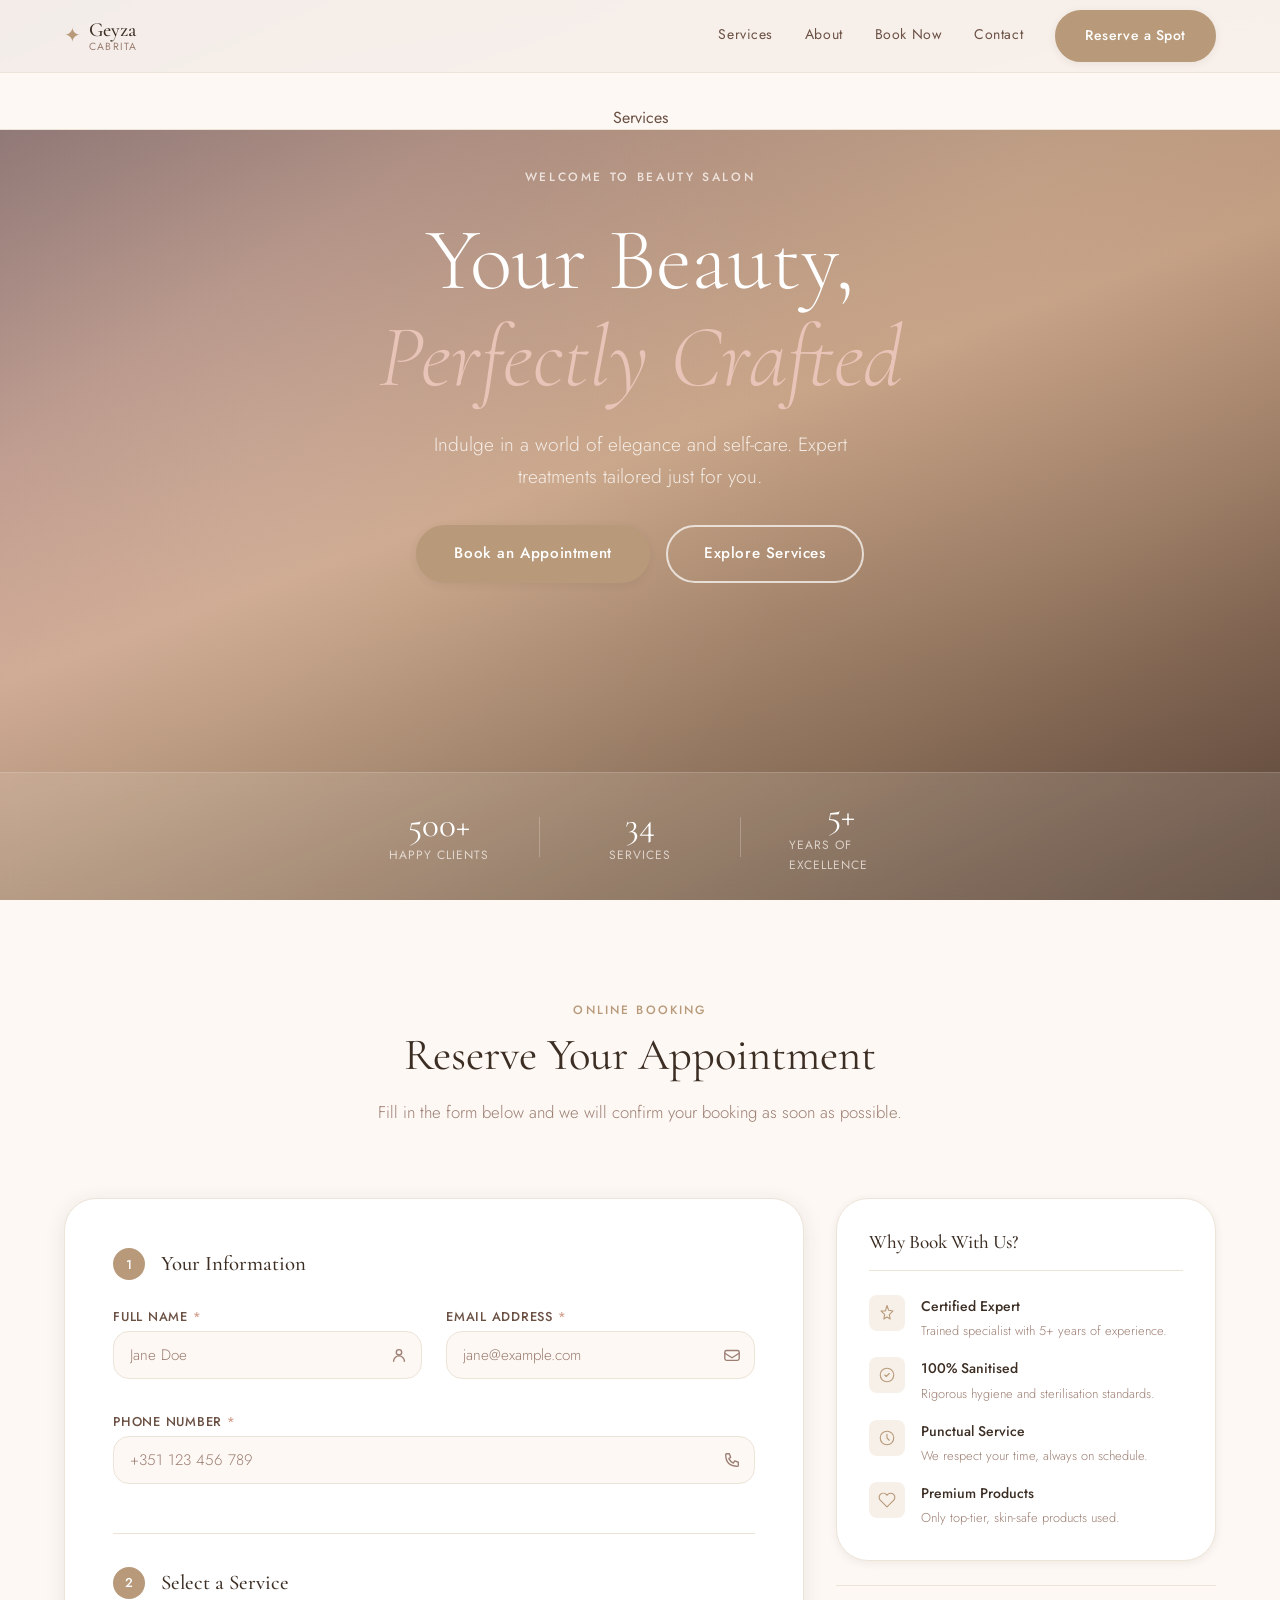
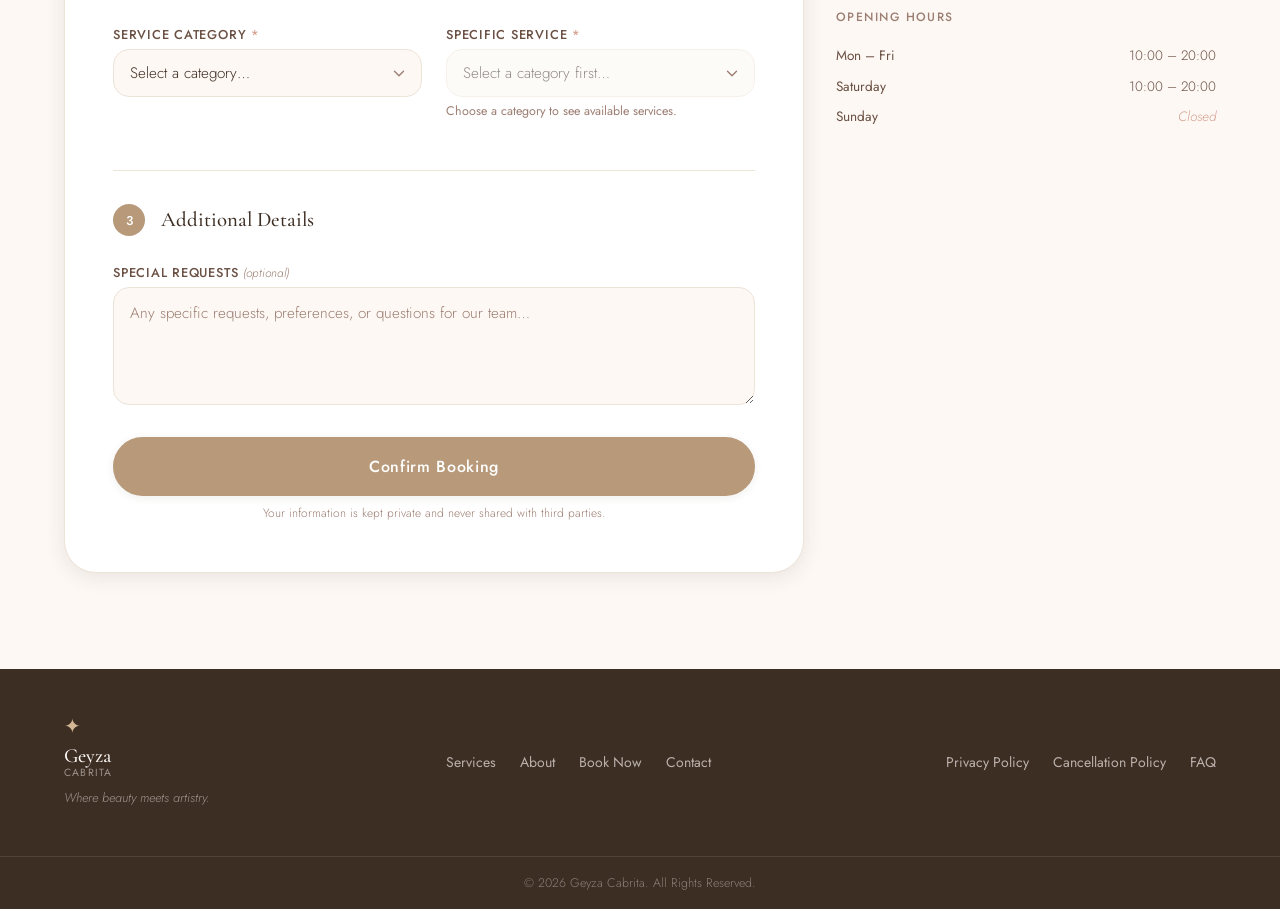
<file: index.html>
<!DOCTYPE html>
<html lang="en">
<head>
  <meta charset="UTF-8" />
  <meta name="viewport" content="width=device-width, initial-scale=1.0" />
  <meta name="description" content="Lumière Beauty Studio — Premium beauty salon offering manicure, pedicure, lashes, brows, waxing, and makeup services. Book your appointment online." />
  <title>Geyza Cabrita</title>

  <!-- Google Fonts -->
  <link rel="preconnect" href="https://fonts.googleapis.com" />
  <link rel="preconnect" href="https://fonts.gstatic.com" crossorigin />
  <link href="https://fonts.googleapis.com/css2?family=Cormorant+Garamond:ital,wght@0,300;0,400;0,500;0,600;1,300;1,400&family=Jost:wght@300;400;500;600&display=swap" rel="stylesheet" />

  <!-- Main Stylesheet -->
  <link rel="stylesheet" href="style.css" />
</head>
<body>

  <!-- ============================================================
       HEADER / NAVIGATION
  ============================================================ -->
  <header class="site-header" id="top">
    <div class="container header-inner">

      <!-- Logo -->
      <a href="#top" class="logo" aria-label="Lumière Beauty Studio home">
        <span class="logo-icon" aria-hidden="true">✦</span>
        <span class="logo-text">Geyza <em>Cabrita</em></span>
      </a>

      <!-- Desktop Navigation -->
      <nav class="nav-desktop" aria-label="Main navigation">
        <a href="#services">Services</a>
        <a href="#about">About</a>
        <a href="#booking">Book Now</a>
        <a href="#contact">Contact</a>
      </nav>

      <!-- CTA Button (desktop) -->
      <a href="#booking" class="btn btn-primary nav-cta">Reserve a Spot</a>

      <!-- Hamburger (mobile) -->
      <button class="hamburger" id="hamburger" aria-label="Toggle mobile menu" aria-expanded="false" aria-controls="mobile-menu">
        <span></span><span></span><span></span>
      </button>
    </div>

    <!-- Mobile Navigation Drawer -->
    <nav class="nav-mobile" id="mobile-menu" aria-label="Mobile navigation" aria-hidden="true">
      <a href="#services" class="mobile-link">Services</a>
      <a href="#about" class="mobile-link">About</a>
      <a href="#booking" class="mobile-link">Book Now</a>
      <a href="#contact" class="mobile-link">Contact</a>
      <a href="#booking" class="btn btn-primary mobile-cta">Reserve a Spot</a>
    </nav>
  </header>


  <!-- ============================================================
       HERO SECTION
  ============================================================ -->
  <section class="hero" aria-label="Hero banner">
    <div class="hero-overlay" aria-hidden="true"></div>
    <div class="container hero-content">
      <p class="hero-eyebrow">Welcome to Beauty Salon</p>
      <h1 class="hero-title">Your Beauty,<br /><em>Perfectly Crafted</em></h1>
      <p class="hero-subtitle">Indulge in a world of elegance and self-care. Expert treatments tailored just for you.</p>
      <div class="hero-actions">
        <a href="#booking" class="btn btn-primary btn-lg">Book an Appointment</a>
        <a href="#services" class="btn btn-outline btn-lg">Explore Services</a>
      </div>
    </div>

    <!-- Floating stats bar -->
    <div class="hero-stats" aria-label="Key statistics">
      <div class="stat-item">
        <span class="stat-number">500+</span>
        <span class="stat-label">Happy Clients</span>
      </div>
      <div class="stat-divider" aria-hidden="true"></div>
      <div class="stat-item">
        <span class="stat-number">34</span>
        <span class="stat-label">Services</span>
      </div>
      <div class="stat-divider" aria-hidden="true"></div>
      <div class="stat-item">
        <span class="stat-number">5+</span>
        <span class="stat-label">Years of Excellence</span>
      </div>
    </div>
  </section>



  <!-- ============================================================
       BOOKING / APPOINTMENT SECTION
  ============================================================ -->
  <section class="booking section-pad" id="booking" aria-labelledby="booking-heading">
    <div class="container">

      <div class="section-header">
        <p class="section-eyebrow">Online Booking</p>
        <h2 class="section-title" id="booking-heading">Reserve Your Appointment</h2>
        <p class="section-subtitle">Fill in the form below and we will confirm your booking as soon as possible.</p>
      </div>

      <div class="booking-layout">

        <!-- ---- BOOKING FORM ---- -->
        <div class="booking-form-wrap">
          <!--
            FormSpree endpoint — replace XXXXXXX with your actual FormSpree form ID.
            Example: action="https://formspree.io/f/abcdefgh"
          -->
          <form
            id="booking-form"
            class="booking-form"
            action="https://formspree.io/f/xpqjlldk"
            method="POST"
            novalidate
            aria-label="Appointment booking form"
          >

            <!-- Step 1: Personal Information -->
            <fieldset class="form-step" id="step-1">
              <legend class="step-legend">
                <span class="step-number" aria-hidden="true">1</span>
                Your Information
              </legend>

              <div class="form-row">
                <!-- Full Name -->
                <div class="form-group">
                  <label for="fullName" class="form-label">Full Name <span class="required" aria-hidden="true">*</span></label>
                  <div class="input-wrap">
                    <input
                      type="text"
                      id="fullName"
                      name="fullName"
                      class="form-input"
                      placeholder="Jane Doe"
                      required
                      autocomplete="name"
                      aria-required="true"
                    />
                    <span class="input-icon" aria-hidden="true">
                      <svg viewBox="0 0 20 20" fill="none"><circle cx="10" cy="7" r="3" stroke="currentColor" stroke-width="1.5"/><path d="M4 17c0-3.314 2.686-6 6-6s6 2.686 6 6" stroke="currentColor" stroke-width="1.5" stroke-linecap="round"/></svg>
                    </span>
                  </div>
                  <span class="form-error" id="fullName-error" role="alert" aria-live="polite"></span>
                </div>

                <!-- Email -->
                <div class="form-group">
                  <label for="email" class="form-label">Email Address <span class="required" aria-hidden="true">*</span></label>
                  <div class="input-wrap">
                    <input
                      type="email"
                      id="email"
                      name="email"
                      class="form-input"
                      placeholder="jane@example.com"
                      required
                      autocomplete="email"
                      aria-required="true"
                    />
                    <span class="input-icon" aria-hidden="true">
                      <svg viewBox="0 0 20 20" fill="none"><rect x="2" y="5" width="16" height="11" rx="2" stroke="currentColor" stroke-width="1.5"/><path d="M2 8l8 5 8-5" stroke="currentColor" stroke-width="1.5" stroke-linecap="round"/></svg>
                    </span>
                  </div>
                  <span class="form-error" id="email-error" role="alert" aria-live="polite"></span>
                </div>
              </div><!-- /.form-row -->

              <!-- Phone -->
              <div class="form-group">
                <label for="phone" class="form-label">Phone Number <span class="required" aria-hidden="true">*</span></label>
                <div class="input-wrap">
                  <input
                    type="tel"
                    id="phone"
                    name="phone"
                    class="form-input"
                    placeholder="+351 123 456 789"
                    required
                    autocomplete="tel"
                    aria-required="true"
                  />
                  <span class="input-icon" aria-hidden="true">
                    <svg viewBox="0 0 20 20" fill="none"><path d="M4 3h3l1.5 4-2 1.5a11 11 0 005 5L13 11l4 1.5V16a1 1 0 01-1 1C7.163 17 3 12.837 3 4a1 1 0 011-1z" stroke="currentColor" stroke-width="1.5" stroke-linejoin="round"/></svg>
                  </span>
                </div>
                <span class="form-error" id="phone-error" role="alert" aria-live="polite"></span>
              </div>

            </fieldset><!-- /#step-1 -->


            <!-- Step 2: Service Selection -->
            <fieldset class="form-step" id="step-2">
              <legend class="step-legend">
                <span class="step-number" aria-hidden="true">2</span>
                Select a Service
              </legend>

              <div class="form-row">
                <!-- Service Category -->
                <div class="form-group">
                  <label for="serviceCategory" class="form-label">Service Category <span class="required" aria-hidden="true">*</span></label>
                  <div class="select-wrap">
                    <select
                      id="serviceCategory"
                      name="serviceCategory"
                      class="form-select"
                      required
                      aria-required="true"
                    >
                      <option value="" disabled selected>Select a category…</option>
                      <option value="manicure">Manicure Services</option>
                      <option value="pedicure">Pedicure Services</option>
                      <option value="lashes">Lash Services</option>
                      <option value="brows">Eyebrow Services</option>
                      <option value="waxing">Waxing Services</option>
                      <option value="makeup">Makeup Services</option>
                    </select>
                    <span class="select-arrow" aria-hidden="true">
                      <svg viewBox="0 0 20 20" fill="none"><path d="M5 8l5 5 5-5" stroke="currentColor" stroke-width="1.5" stroke-linecap="round" stroke-linejoin="round"/></svg>
                    </span>
                  </div>
                  <span class="form-error" id="serviceCategory-error" role="alert" aria-live="polite"></span>
                </div>

                <!-- Specific Service -->
                <div class="form-group">
                  <label for="specificService" class="form-label">Specific Service <span class="required" aria-hidden="true">*</span></label>
                  <div class="select-wrap">
                    <select
                      id="specificService"
                      name="specificService"
                      class="form-select"
                      required
                      disabled
                      aria-required="true"
                      aria-describedby="service-hint"
                    >
                      <option value="" disabled selected>Select a category first…</option>
                    </select>
                    <span class="select-arrow" aria-hidden="true">
                      <svg viewBox="0 0 20 20" fill="none"><path d="M5 8l5 5 5-5" stroke="currentColor" stroke-width="1.5" stroke-linecap="round" stroke-linejoin="round"/></svg>
                    </span>
                  </div>
                  <span class="form-hint" id="service-hint">Choose a category to see available services.</span>
                  <span class="form-error" id="specificService-error" role="alert" aria-live="polite"></span>
                </div>
              </div><!-- /.form-row -->

            </fieldset><!-- /#step-2 -->


            <!-- Step 3: Comment / Notes -->
            <fieldset class="form-step" id="step-3">
              <legend class="step-legend">
                <span class="step-number" aria-hidden="true">3</span>
                Additional Details
              </legend>

              <div class="form-group">
                <label for="notes" class="form-label">Special Requests <span class="optional">(optional)</span></label>
                <textarea
                  id="notes"
                  name="notes"
                  class="form-textarea"
                  rows="4"
                  placeholder="Any specific requests, preferences, or questions for our team…"
                  aria-label="Special requests or comments"
                ></textarea>
              </div>

            </fieldset><!-- /#step-3 -->


            <!-- Submit -->
            <div class="form-submit">
              <button type="submit" class="btn btn-primary btn-submit" id="submit-btn">
                <span class="btn-text">Confirm Booking</span>
                <span class="btn-spinner" aria-hidden="true"></span>
              </button>
              <p class="form-privacy">Your information is kept private and never shared with third parties.</p>
            </div>

            <!-- Success Message (shown after submission) -->
            <div class="form-success" id="form-success" role="alert" aria-live="polite" hidden>
              <span class="success-icon" aria-hidden="true">✓</span>
              <h3>Booking Confirmed!</h3>
              <p>Thank you for your reservation. We will be in touch shortly to confirm your appointment details.</p>
            </div>

          </form>
        </div><!-- /.booking-form-wrap -->


        <!-- ---- SIDEBAR INFO ---- -->
        <aside class="booking-sidebar" aria-label="Booking information">

          <!-- Why book with us -->
          <div class="sidebar-card">
            <h3 class="sidebar-card-title">Why Book With Us?</h3>
            <ul class="sidebar-features">
              <li>
                <span class="sidebar-feature-icon" aria-hidden="true">
                  <svg viewBox="0 0 24 24" fill="none"><path d="M12 2l2.09 6.26L20 9.27l-4.91 4.78L16.18 20 12 17.27 7.82 20l1.09-5.95L4 9.27l5.91-.01L12 2z" stroke="currentColor" stroke-width="1.5" stroke-linejoin="round"/></svg>
                </span>
                <div>
                  <strong>Certified Expert</strong>
                  <p>Trained specialist with 5+ years of experience.</p>
                </div>
              </li>
              <li>
                <span class="sidebar-feature-icon" aria-hidden="true">
                  <svg viewBox="0 0 24 24" fill="none"><path d="M9 12l2 2 4-4" stroke="currentColor" stroke-width="1.5" stroke-linecap="round" stroke-linejoin="round"/><circle cx="12" cy="12" r="9" stroke="currentColor" stroke-width="1.5"/></svg>
                </span>
                <div>
                  <strong>100% Sanitised</strong>
                  <p>Rigorous hygiene and sterilisation standards.</p>
                </div>
              </li>
              <li>
                <span class="sidebar-feature-icon" aria-hidden="true">
                  <svg viewBox="0 0 24 24" fill="none"><circle cx="12" cy="12" r="9" stroke="currentColor" stroke-width="1.5"/><path d="M12 7v5l3 3" stroke="currentColor" stroke-width="1.5" stroke-linecap="round"/></svg>
                </span>
                <div>
                  <strong>Punctual Service</strong>
                  <p>We respect your time, always on schedule.</p>
                </div>
              </li>
              <li>
                <span class="sidebar-feature-icon" aria-hidden="true">
                  <svg viewBox="0 0 24 24" fill="none"><path d="M20.84 4.61a5.5 5.5 0 00-7.78 0L12 5.67l-1.06-1.06a5.5 5.5 0 00-7.78 7.78l1.06 1.06L12 21.23l7.78-7.78 1.06-1.06a5.5 5.5 0 000-7.78z" stroke="currentColor" stroke-width="1.5" stroke-linejoin="round"/></svg>
                </span>
                <div>
                  <strong>Premium Products</strong>
                  <p>Only top-tier, skin-safe products used.</p>
                </div>
              </li>
            </ul>
          </div>

            <!-- Opening Hours -->
            <div class="opening-hours">
              <h4 class="hours-title">Opening Hours</h4>
              <table class="hours-table" aria-label="Opening hours">
                <tbody>
                  <tr><td>Mon – Fri</td><td>10:00 – 20:00</td></tr>
                  <tr><td>Saturday</td><td>10:00 – 20:00</td></tr>
                  <tr><td>Sunday</td><td class="closed">Closed</td></tr>
                </tbody>
              </table>
            </div>
          </div>

        </aside><!-- /.booking-sidebar -->

      </div><!-- /.booking-layout -->
    </div><!-- /.container -->
  </section>


 
  <!-- ============================================================
       FOOTER
  ============================================================ -->
  <footer class="site-footer" role="contentinfo">
    <div class="container footer-inner">

      <div class="footer-brand">
        <span class="logo-icon" aria-hidden="true">✦</span>
        <span class="logo-text">Geyza<em>Cabrita</em></span>
        <p class="footer-tagline">Where beauty meets artistry.</p>
      </div>

      <nav class="footer-nav" aria-label="Footer navigation">
        <a href="#services">Services</a>
        <a href="#about">About</a>
        <a href="#booking">Book Now</a>
        <a href="#contact">Contact</a>
      </nav>

      <nav class="footer-legal" aria-label="Legal links">
        <a href="#">Privacy Policy</a>
        <a href="#">Cancellation Policy</a>
        <a href="#">FAQ</a>
      </nav>

    </div>
    <div class="footer-bottom">
      <p>&copy; <span id="year"></span> Geyza Cabrita. All Rights Reserved.</p>
    </div>
  </footer>


  <!-- Main JavaScript -->
  <script src="script.js"></script>

</body>
</html>
</file>
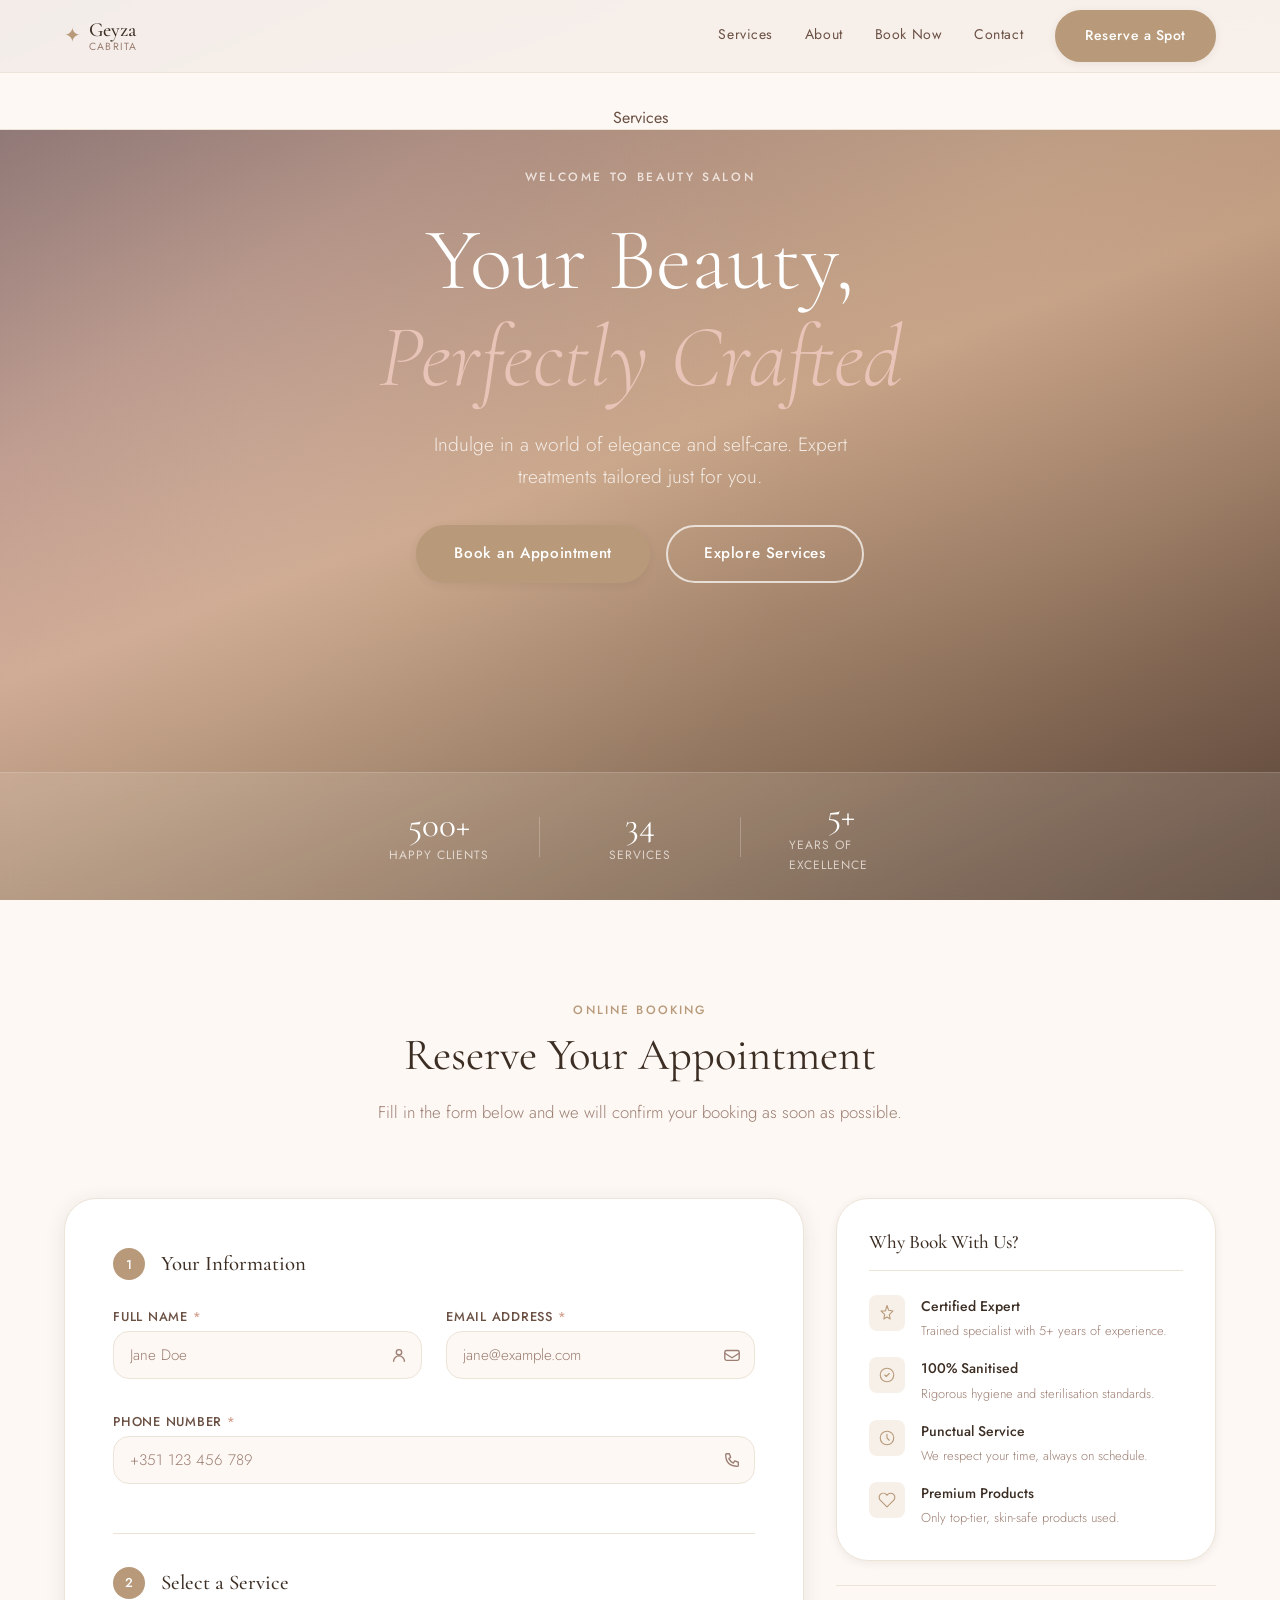
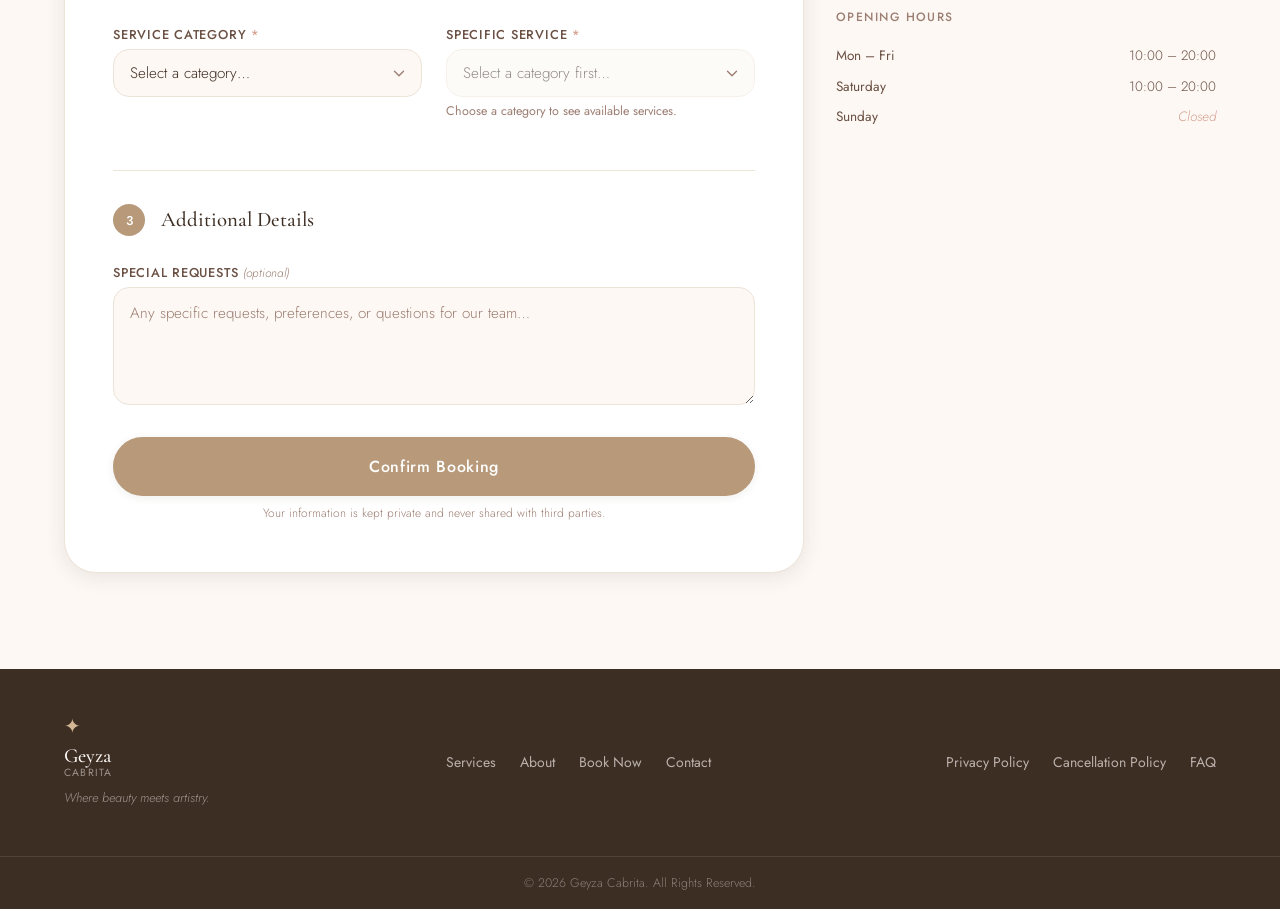
<file: form.html>
<!DOCTYPE html>
<html lang="en">
<head>
  <meta charset="UTF-8" />
  <meta name="viewport" content="width=device-width, initial-scale=1.0" />
  <meta name="description" content="Lumière Beauty Studio — Premium beauty salon offering manicure, pedicure, lashes, brows, waxing, and makeup services. Book your appointment online." />
  <title>Geyza Cabrita</title>

  <!-- Google Fonts -->
  <link rel="preconnect" href="https://fonts.googleapis.com" />
  <link rel="preconnect" href="https://fonts.gstatic.com" crossorigin />
  <link href="https://fonts.googleapis.com/css2?family=Cormorant+Garamond:ital,wght@0,300;0,400;0,500;0,600;1,300;1,400&family=Jost:wght@300;400;500;600&display=swap" rel="stylesheet" />

  <!-- Main Stylesheet -->
  <link rel="stylesheet" href="form.css" />
</head>
<body>

  <!-- ============================================================
       HEADER / NAVIGATION
  ============================================================ -->
  <header class="site-header" id="top">
    <div class="container header-inner">

      <!-- Logo -->
      <a href="#top" class="logo" aria-label="Lumière Beauty Studio home">
        <span class="logo-icon" aria-hidden="true">✦</span>
        <span class="logo-text">Geyza <em>Cabrita</em></span>
      </a>

      <!-- Desktop Navigation -->
      <nav class="nav-desktop" aria-label="Main navigation">
        <a href="#services">Services</a>
        <a href="#about">About</a>
        <a href="#booking">Book Now</a>
        <a href="#contact">Contact</a>
      </nav>

      <!-- CTA Button (desktop) -->
      <a href="#booking" class="btn btn-primary nav-cta">Reserve a Spot</a>

      <!-- Hamburger (mobile) -->
      <button class="hamburger" id="hamburger" aria-label="Toggle mobile menu" aria-expanded="false" aria-controls="mobile-menu">
        <span></span><span></span><span></span>
      </button>
    </div>

    <!-- Mobile Navigation Drawer -->
    <nav class="nav-mobile" id="mobile-menu" aria-label="Mobile navigation" aria-hidden="true">
      <a href="#services" class="mobile-link">Services</a>
      <a href="#about" class="mobile-link">About</a>
      <a href="#booking" class="mobile-link">Book Now</a>
      <a href="#contact" class="mobile-link">Contact</a>
      <a href="#booking" class="btn btn-primary mobile-cta">Reserve a Spot</a>
    </nav>
  </header>


  <!-- ============================================================
       HERO SECTION
  ============================================================ -->
  <section class="hero" aria-label="Hero banner">
    <div class="hero-overlay" aria-hidden="true"></div>
    <div class="container hero-content">
      <p class="hero-eyebrow">Welcome to Beauty Salon</p>
      <h1 class="hero-title">Your Beauty,<br /><em>Perfectly Crafted</em></h1>
      <p class="hero-subtitle">Indulge in a world of elegance and self-care. Expert treatments tailored just for you.</p>
      <div class="hero-actions">
        <a href="#booking" class="btn btn-primary btn-lg">Book an Appointment</a>
        <a href="#services" class="btn btn-outline btn-lg">Explore Services</a>
      </div>
    </div>

    <!-- Floating stats bar -->
    <div class="hero-stats" aria-label="Key statistics">
      <div class="stat-item">
        <span class="stat-number">500+</span>
        <span class="stat-label">Happy Clients</span>
      </div>
      <div class="stat-divider" aria-hidden="true"></div>
      <div class="stat-item">
        <span class="stat-number">34</span>
        <span class="stat-label">Services</span>
      </div>
      <div class="stat-divider" aria-hidden="true"></div>
      <div class="stat-item">
        <span class="stat-number">5+</span>
        <span class="stat-label">Years of Excellence</span>
      </div>
    </div>
  </section>



  <!-- ============================================================
       BOOKING / APPOINTMENT SECTION
  ============================================================ -->
  <section class="booking section-pad" id="booking" aria-labelledby="booking-heading">
    <div class="container">

      <div class="section-header">
        <p class="section-eyebrow">Online Booking</p>
        <h2 class="section-title" id="booking-heading">Reserve Your Appointment</h2>
        <p class="section-subtitle">Fill in the form below and we will confirm your booking as soon as possible.</p>
      </div>

      <div class="booking-layout">

        <!-- ---- BOOKING FORM ---- -->
        <div class="booking-form-wrap">
          <!--
            FormSpree endpoint — replace XXXXXXX with your actual FormSpree form ID.
            Example: action="https://formspree.io/f/abcdefgh"
          -->
          <form
            id="booking-form"
            class="booking-form"
            action="https://formspree.io/f/xpqjlldk"
            method="POST"
            novalidate
            aria-label="Appointment booking form"
          >

            <!-- Step 1: Personal Information -->
            <fieldset class="form-step" id="step-1">
              <legend class="step-legend">
                <span class="step-number" aria-hidden="true">1</span>
                Your Information
              </legend>

              <div class="form-row">
                <!-- Full Name -->
                <div class="form-group">
                  <label for="fullName" class="form-label">Full Name <span class="required" aria-hidden="true">*</span></label>
                  <div class="input-wrap">
                    <input
                      type="text"
                      id="fullName"
                      name="fullName"
                      class="form-input"
                      placeholder="Jane Doe"
                      required
                      autocomplete="name"
                      aria-required="true"
                    />
                    <span class="input-icon" aria-hidden="true">
                      <svg viewBox="0 0 20 20" fill="none"><circle cx="10" cy="7" r="3" stroke="currentColor" stroke-width="1.5"/><path d="M4 17c0-3.314 2.686-6 6-6s6 2.686 6 6" stroke="currentColor" stroke-width="1.5" stroke-linecap="round"/></svg>
                    </span>
                  </div>
                  <span class="form-error" id="fullName-error" role="alert" aria-live="polite"></span>
                </div>

                <!-- Email -->
                <div class="form-group">
                  <label for="email" class="form-label">Email Address <span class="required" aria-hidden="true">*</span></label>
                  <div class="input-wrap">
                    <input
                      type="email"
                      id="email"
                      name="email"
                      class="form-input"
                      placeholder="jane@example.com"
                      required
                      autocomplete="email"
                      aria-required="true"
                    />
                    <span class="input-icon" aria-hidden="true">
                      <svg viewBox="0 0 20 20" fill="none"><rect x="2" y="5" width="16" height="11" rx="2" stroke="currentColor" stroke-width="1.5"/><path d="M2 8l8 5 8-5" stroke="currentColor" stroke-width="1.5" stroke-linecap="round"/></svg>
                    </span>
                  </div>
                  <span class="form-error" id="email-error" role="alert" aria-live="polite"></span>
                </div>
              </div><!-- /.form-row -->

              <!-- Phone -->
              <div class="form-group">
                <label for="phone" class="form-label">Phone Number <span class="required" aria-hidden="true">*</span></label>
                <div class="input-wrap">
                  <input
                    type="tel"
                    id="phone"
                    name="phone"
                    class="form-input"
                    placeholder="+351 123 456 789"
                    required
                    autocomplete="tel"
                    aria-required="true"
                  />
                  <span class="input-icon" aria-hidden="true">
                    <svg viewBox="0 0 20 20" fill="none"><path d="M4 3h3l1.5 4-2 1.5a11 11 0 005 5L13 11l4 1.5V16a1 1 0 01-1 1C7.163 17 3 12.837 3 4a1 1 0 011-1z" stroke="currentColor" stroke-width="1.5" stroke-linejoin="round"/></svg>
                  </span>
                </div>
                <span class="form-error" id="phone-error" role="alert" aria-live="polite"></span>
              </div>

            </fieldset><!-- /#step-1 -->


            <!-- Step 2: Service Selection -->
            <fieldset class="form-step" id="step-2">
              <legend class="step-legend">
                <span class="step-number" aria-hidden="true">2</span>
                Select a Service
              </legend>

              <div class="form-row">
                <!-- Service Category -->
                <div class="form-group">
                  <label for="serviceCategory" class="form-label">Service Category <span class="required" aria-hidden="true">*</span></label>
                  <div class="select-wrap">
                    <select
                      id="serviceCategory"
                      name="serviceCategory"
                      class="form-select"
                      required
                      aria-required="true"
                    >
                      <option value="" disabled selected>Select a category…</option>
                      <option value="manicure">Manicure Services</option>
                      <option value="pedicure">Pedicure Services</option>
                      <option value="lashes">Lash Services</option>
                      <option value="brows">Eyebrow Services</option>
                      <option value="waxing">Waxing Services</option>
                      <option value="makeup">Makeup Services</option>
                    </select>
                    <span class="select-arrow" aria-hidden="true">
                      <svg viewBox="0 0 20 20" fill="none"><path d="M5 8l5 5 5-5" stroke="currentColor" stroke-width="1.5" stroke-linecap="round" stroke-linejoin="round"/></svg>
                    </span>
                  </div>
                  <span class="form-error" id="serviceCategory-error" role="alert" aria-live="polite"></span>
                </div>

                <!-- Specific Service -->
                <div class="form-group">
                  <label for="specificService" class="form-label">Specific Service <span class="required" aria-hidden="true">*</span></label>
                  <div class="select-wrap">
                    <select
                      id="specificService"
                      name="specificService"
                      class="form-select"
                      required
                      disabled
                      aria-required="true"
                      aria-describedby="service-hint"
                    >
                      <option value="" disabled selected>Select a category first…</option>
                    </select>
                    <span class="select-arrow" aria-hidden="true">
                      <svg viewBox="0 0 20 20" fill="none"><path d="M5 8l5 5 5-5" stroke="currentColor" stroke-width="1.5" stroke-linecap="round" stroke-linejoin="round"/></svg>
                    </span>
                  </div>
                  <span class="form-hint" id="service-hint">Choose a category to see available services.</span>
                  <span class="form-error" id="specificService-error" role="alert" aria-live="polite"></span>
                </div>
              </div><!-- /.form-row -->

            </fieldset><!-- /#step-2 -->


            <!-- Step 3: Comment / Notes -->
            <fieldset class="form-step" id="step-3">
              <legend class="step-legend">
                <span class="step-number" aria-hidden="true">3</span>
                Additional Details
              </legend>

              <div class="form-group">
                <label for="notes" class="form-label">Special Requests <span class="optional">(optional)</span></label>
                <textarea
                  id="notes"
                  name="notes"
                  class="form-textarea"
                  rows="4"
                  placeholder="Any specific requests, preferences, or questions for our team…"
                  aria-label="Special requests or comments"
                ></textarea>
              </div>

            </fieldset><!-- /#step-3 -->


            <!-- Submit -->
            <div class="form-submit">
              <button type="submit" class="btn btn-primary btn-submit" id="submit-btn">
                <span class="btn-text">Confirm Booking</span>
                <span class="btn-spinner" aria-hidden="true"></span>
              </button>
              <p class="form-privacy">Your information is kept private and never shared with third parties.</p>
            </div>

            <!-- Success Message (shown after submission) -->
            <div class="form-success" id="form-success" role="alert" aria-live="polite" hidden>
              <span class="success-icon" aria-hidden="true">✓</span>
              <h3>Booking Confirmed!</h3>
              <p>Thank you for your reservation. We will be in touch shortly to confirm your appointment details.</p>
            </div>

          </form>
        </div><!-- /.booking-form-wrap -->


        <!-- ---- SIDEBAR INFO ---- -->
        <aside class="booking-sidebar" aria-label="Booking information">

          <!-- Why book with us -->
          <div class="sidebar-card">
            <h3 class="sidebar-card-title">Why Book With Us?</h3>
            <ul class="sidebar-features">
              <li>
                <span class="sidebar-feature-icon" aria-hidden="true">
                  <svg viewBox="0 0 24 24" fill="none"><path d="M12 2l2.09 6.26L20 9.27l-4.91 4.78L16.18 20 12 17.27 7.82 20l1.09-5.95L4 9.27l5.91-.01L12 2z" stroke="currentColor" stroke-width="1.5" stroke-linejoin="round"/></svg>
                </span>
                <div>
                  <strong>Certified Expert</strong>
                  <p>Trained specialist with 5+ years of experience.</p>
                </div>
              </li>
              <li>
                <span class="sidebar-feature-icon" aria-hidden="true">
                  <svg viewBox="0 0 24 24" fill="none"><path d="M9 12l2 2 4-4" stroke="currentColor" stroke-width="1.5" stroke-linecap="round" stroke-linejoin="round"/><circle cx="12" cy="12" r="9" stroke="currentColor" stroke-width="1.5"/></svg>
                </span>
                <div>
                  <strong>100% Sanitised</strong>
                  <p>Rigorous hygiene and sterilisation standards.</p>
                </div>
              </li>
              <li>
                <span class="sidebar-feature-icon" aria-hidden="true">
                  <svg viewBox="0 0 24 24" fill="none"><circle cx="12" cy="12" r="9" stroke="currentColor" stroke-width="1.5"/><path d="M12 7v5l3 3" stroke="currentColor" stroke-width="1.5" stroke-linecap="round"/></svg>
                </span>
                <div>
                  <strong>Punctual Service</strong>
                  <p>We respect your time, always on schedule.</p>
                </div>
              </li>
              <li>
                <span class="sidebar-feature-icon" aria-hidden="true">
                  <svg viewBox="0 0 24 24" fill="none"><path d="M20.84 4.61a5.5 5.5 0 00-7.78 0L12 5.67l-1.06-1.06a5.5 5.5 0 00-7.78 7.78l1.06 1.06L12 21.23l7.78-7.78 1.06-1.06a5.5 5.5 0 000-7.78z" stroke="currentColor" stroke-width="1.5" stroke-linejoin="round"/></svg>
                </span>
                <div>
                  <strong>Premium Products</strong>
                  <p>Only top-tier, skin-safe products used.</p>
                </div>
              </li>
            </ul>
          </div>

            <!-- Opening Hours -->
            <div class="opening-hours">
              <h4 class="hours-title">Opening Hours</h4>
              <table class="hours-table" aria-label="Opening hours">
                <tbody>
                  <tr><td>Mon – Fri</td><td>10:00 – 20:00</td></tr>
                  <tr><td>Saturday</td><td>10:00 – 20:00</td></tr>
                  <tr><td>Sunday</td><td class="closed">Closed</td></tr>
                </tbody>
              </table>
            </div>
          </div>

        </aside><!-- /.booking-sidebar -->

      </div><!-- /.booking-layout -->
    </div><!-- /.container -->
  </section>


 
  <!-- ============================================================
       FOOTER
  ============================================================ -->
  <footer class="site-footer" role="contentinfo">
    <div class="container footer-inner">

      <div class="footer-brand">
        <span class="logo-icon" aria-hidden="true">✦</span>
        <span class="logo-text">Geyza<em>Cabrita</em></span>
        <p class="footer-tagline">Where beauty meets artistry.</p>
      </div>

      <nav class="footer-nav" aria-label="Footer navigation">
        <a href="#services">Services</a>
        <a href="#about">About</a>
        <a href="#booking">Book Now</a>
        <a href="#contact">Contact</a>
      </nav>

      <nav class="footer-legal" aria-label="Legal links">
        <a href="#">Privacy Policy</a>
        <a href="#">Cancellation Policy</a>
        <a href="#">FAQ</a>
      </nav>

    </div>
    <div class="footer-bottom">
      <p>&copy; <span id="year"></span> Geyza Cabrita. All Rights Reserved.</p>
    </div>
  </footer>


  <!-- Main JavaScript -->
  <script src="form.js"></script>

</body>
</html>
</file>
<file: style.css>
/* ============================================================
   LUMIÈRE BEAUTY STUDIO — Main Stylesheet
   style.css
   ============================================================
   Table of Contents:
   1.  CSS Custom Properties (Design Tokens)
   2.  CSS Reset & Base
   3.  Typography
   4.  Layout Utilities
   5.  Buttons
   6.  Header & Navigation
   7.  Mobile Navigation Drawer
   8.  Hero Section
   9.  Services Section
   10. About Section
   11. Booking / Form Section
   12. Contact Section
   13. Footer
   14. Animations & Transitions
   15. Media Queries (Responsive)
   ============================================================ */


/* ============================================================
   1. CSS CUSTOM PROPERTIES (DESIGN TOKENS)
   ============================================================ */
:root {
  /* --- Colour Palette --- */
  --clr-cream:        #fdf8f4;      /* page background */
  --clr-cream-mid:    #f7f0e8;      /* section alternates */
  --clr-cream-dark:   #ede4d8;      /* borders, dividers */
  --clr-beige:        #d4b896;      /* accent warm */
  --clr-beige-dark:   #b89a7a;      /* hover states */
  --clr-rose:         #e8c4b8;      /* soft pastel accent */
  --clr-rose-dark:    #d4a090;      /* rose hover */
  --clr-mauve:        #c9b0c0;      /* secondary accent */
  --clr-text:         #3d2e24;      /* primary text */
  --clr-text-mid:     #6b5044;      /* secondary text */
  --clr-text-light:   #9c7e72;      /* muted text */
  --clr-white:        #ffffff;
  --clr-black:        #1a1210;

  /* --- Typography --- */
  --font-serif:   'Cormorant Garamond', Georgia, serif;
  --font-sans:    'Jost', system-ui, sans-serif;

  /* --- Spacing Scale --- */
  --space-xs:   0.25rem;   /*  4px */
  --space-sm:   0.5rem;    /*  8px */
  --space-md:   1rem;      /* 16px */
  --space-lg:   1.5rem;    /* 24px */
  --space-xl:   2rem;      /* 32px */
  --space-2xl:  3rem;      /* 48px */
  --space-3xl:  4.5rem;    /* 72px */
  --space-4xl:  6rem;      /* 96px */

  /* --- Border Radius --- */
  --radius-sm:   0.5rem;
  --radius-md:   1rem;
  --radius-lg:   1.5rem;
  --radius-xl:   2rem;
  --radius-full: 9999px;

  /* --- Shadows --- */
  --shadow-xs:  0 1px 3px rgba(61, 46, 36, 0.06);
  --shadow-sm:  0 2px 8px rgba(61, 46, 36, 0.08);
  --shadow-md:  0 4px 20px rgba(61, 46, 36, 0.10);
  --shadow-lg:  0 8px 40px rgba(61, 46, 36, 0.12);
  --shadow-xl:  0 16px 60px rgba(61, 46, 36, 0.14);

  /* --- Transitions --- */
  --transition-fast:   150ms ease;
  --transition-base:   250ms ease;
  --transition-slow:   400ms ease;

  /* --- Layout --- */
  --container-max:  1200px;
  --header-height:  72px;
}


/* ============================================================
   2. CSS RESET & BASE
   ============================================================ */
*, *::before, *::after {
  box-sizing: border-box;
  margin: 0;
  padding: 0;
}

html {
  scroll-behavior: smooth;
  -webkit-text-size-adjust: 100%;
  font-size: 16px;
}

body {
  font-family: var(--font-sans);
  font-size: 1rem;
  line-height: 1.65;
  color: var(--clr-text);
  background-color: var(--clr-cream);
  -webkit-font-smoothing: antialiased;
  -moz-osx-font-smoothing: grayscale;
  overflow-x: hidden;
}

img, svg {
  display: block;
  max-width: 100%;
}

a {
  color: inherit;
  text-decoration: none;
  transition: color var(--transition-base);
}

ul, ol {
  list-style: none;
}

button {
  cursor: pointer;
  border: none;
  background: none;
  font-family: inherit;
}

input, select, textarea {
  font-family: inherit;
  font-size: inherit;
}

fieldset {
  border: none;
}

/* Focus visible styles for accessibility */
:focus-visible {
  outline: 2px solid var(--clr-beige-dark);
  outline-offset: 3px;
  border-radius: var(--radius-sm);
}


/* ============================================================
   3. TYPOGRAPHY
   ============================================================ */
h1, h2, h3, h4, h5, h6 {
  font-family: var(--font-serif);
  font-weight: 400;
  line-height: 1.2;
  color: var(--clr-text);
}

h1 { font-size: clamp(2.4rem, 5vw, 4rem); }
h2 { font-size: clamp(1.8rem, 3.5vw, 2.8rem); }
h3 { font-size: clamp(1.2rem, 2vw, 1.6rem); }
h4 { font-size: 1.1rem; }

em { font-style: italic; }

p {
  color: var(--clr-text-mid);
  font-weight: 300;
}

strong {
  font-weight: 500;
  color: var(--clr-text);
}


/* ============================================================
   4. LAYOUT UTILITIES
   ============================================================ */
.container {
  width: 100%;
  max-width: var(--container-max);
  margin-inline: auto;
  padding-inline: var(--space-lg);
}

.section-pad {
  padding-block: var(--space-4xl);
}

.section-header {
  text-align: center;
  max-width: 640px;
  margin-inline: auto;
  margin-bottom: var(--space-3xl);
}

.section-eyebrow {
  display: inline-block;
  font-family: var(--font-sans);
  font-size: 0.75rem;
  font-weight: 500;
  letter-spacing: 0.18em;
  text-transform: uppercase;
  color: var(--clr-beige-dark);
  margin-bottom: var(--space-sm);
}

.section-title {
  margin-bottom: var(--space-md);
}

.section-subtitle {
  font-size: 1.05rem;
  color: var(--clr-text-light);
}


/* ============================================================
   5. BUTTONS
   ============================================================ */
.btn {
  display: inline-flex;
  align-items: center;
  justify-content: center;
  gap: var(--space-sm);
  padding: 0.75rem 1.75rem;
  border-radius: var(--radius-full);
  font-family: var(--font-sans);
  font-size: 0.875rem;
  font-weight: 500;
  letter-spacing: 0.04em;
  transition:
    background-color var(--transition-base),
    color var(--transition-base),
    border-color var(--transition-base),
    box-shadow var(--transition-base),
    transform var(--transition-fast);
  white-space: nowrap;
  cursor: pointer;
}

.btn:active {
  transform: translateY(1px);
}

/* Primary */
.btn-primary {
  background-color: var(--clr-beige-dark);
  color: var(--clr-white);
  border: 2px solid var(--clr-beige-dark);
  box-shadow: var(--shadow-sm);
}

.btn-primary:hover,
.btn-primary:focus-visible {
  background-color: var(--clr-text-mid);
  border-color: var(--clr-text-mid);
  box-shadow: var(--shadow-md);
  color: var(--clr-white);
}

/* Outline */
.btn-outline {
  background-color: transparent;
  color: var(--clr-white);
  border: 2px solid rgba(255, 255, 255, 0.7);
}

.btn-outline:hover,
.btn-outline:focus-visible {
  background-color: rgba(255, 255, 255, 0.15);
  border-color: var(--clr-white);
}

/* Large */
.btn-lg {
  padding: 0.9rem 2.25rem;
  font-size: 0.95rem;
}

/* Submit button */
.btn-submit {
  width: 100%;
  padding: 1rem 2rem;
  font-size: 1rem;
  position: relative;
  overflow: hidden;
}

.btn-submit .btn-spinner {
  display: none;
  width: 18px;
  height: 18px;
  border: 2px solid rgba(255,255,255,0.4);
  border-top-color: var(--clr-white);
  border-radius: 50%;
  animation: spin 0.7s linear infinite;
}

.btn-submit.loading .btn-text { opacity: 0.6; }
.btn-submit.loading .btn-spinner { display: block; }


/* ============================================================
   6. HEADER & NAVIGATION
   ============================================================ */
.site-header {
  position: fixed;
  top: 0;
  left: 0;
  right: 0;
  z-index: 1000;
  background-color: rgba(253, 248, 244, 0.92);
  backdrop-filter: blur(12px);
  -webkit-backdrop-filter: blur(12px);
  border-bottom: 1px solid var(--clr-cream-dark);
  transition: box-shadow var(--transition-base);
}

.site-header.scrolled {
  box-shadow: var(--shadow-md);
}

.header-inner {
  display: flex;
  align-items: center;
  justify-content: space-between;
  height: var(--header-height);
  gap: var(--space-xl);
}

/* Logo */
.logo {
  display: flex;
  align-items: center;
  gap: var(--space-sm);
  flex-shrink: 0;
}

.logo-icon {
  font-size: 1.25rem;
  color: var(--clr-beige-dark);
  line-height: 1;
}

.logo-text {
  font-family: var(--font-serif);
  font-size: 1.25rem;
  font-weight: 500;
  color: var(--clr-text);
  display: flex;
  flex-direction: column;
  line-height: 1.1;
}

.logo-text em {
  font-size: 0.65rem;
  font-style: normal;
  font-family: var(--font-sans);
  font-weight: 400;
  letter-spacing: 0.12em;
  text-transform: uppercase;
  color: var(--clr-text-light);
}

/* Desktop Nav */
.nav-desktop {
  display: flex;
  align-items: center;
  gap: var(--space-xl);
  margin-left: auto;
}

.nav-desktop a {
  font-size: 0.875rem;
  font-weight: 400;
  letter-spacing: 0.04em;
  color: var(--clr-text-mid);
  position: relative;
  padding-bottom: 2px;
}

.nav-desktop a::after {
  content: '';
  position: absolute;
  bottom: -2px;
  left: 0;
  right: 0;
  height: 1px;
  background-color: var(--clr-beige-dark);
  transform: scaleX(0);
  transform-origin: left;
  transition: transform var(--transition-base);
}

.nav-desktop a:hover::after,
.nav-desktop a:focus-visible::after {
  transform: scaleX(1);
}

.nav-desktop a:hover,
.nav-desktop a:focus-visible {
  color: var(--clr-text);
}

.nav-cta {
  flex-shrink: 0;
}

/* Hamburger */
.hamburger {
  display: none;
  flex-direction: column;
  justify-content: center;
  gap: 5px;
  width: 36px;
  height: 36px;
  padding: 4px;
  border-radius: var(--radius-sm);
  transition: background-color var(--transition-fast);
}

.hamburger:hover {
  background-color: var(--clr-cream-dark);
}

.hamburger span {
  display: block;
  width: 100%;
  height: 1.5px;
  background-color: var(--clr-text);
  border-radius: var(--radius-full);
  transition: transform var(--transition-base), opacity var(--transition-base);
}

/* Hamburger open state */
.hamburger.open span:nth-child(1) {
  transform: translateY(6.5px) rotate(45deg);
}
.hamburger.open span:nth-child(2) {
  opacity: 0;
  transform: scaleX(0);
}
.hamburger.open span:nth-child(3) {
  transform: translateY(-6.5px) rotate(-45deg);
}


/* ============================================================
   7. MOBILE NAVIGATION DRAWER
   ============================================================ */
.nav-mobile {
  display: flex;
  flex-direction: column;
  align-items: center;
  gap: var(--space-sm);
  padding: var(--space-lg) var(--space-lg) var(--space-xl);
  background-color: var(--clr-cream);
  border-top: 1px solid var(--clr-cream-dark);
  /* Hidden by default */
  max-height: 0;
  overflow: hidden;
  transition: max-height var(--transition-slow), padding var(--transition-slow);
}

.nav-mobile.open {
  max-height: 400px;
}

.mobile-link {
  font-size: 1rem;
  font-weight: 400;
  color: var(--clr-text-mid);
  padding: var(--space-sm) var(--space-md);
  border-radius: var(--radius-sm);
  width: 100%;
  text-align: center;
  transition: background-color var(--transition-fast), color var(--transition-fast);
}

.mobile-link:hover {
  background-color: var(--clr-cream-mid);
  color: var(--clr-text);
}

.mobile-cta {
  margin-top: var(--space-sm);
  width: 100%;
  max-width: 280px;
}


/* ============================================================
   8. HERO SECTION
   ============================================================ */
.hero {
  position: relative;
  min-height: 100svh;
  display: flex;
  flex-direction: column;
  align-items: center;
  justify-content: center;
  padding-top: var(--header-height);
  /* Gradient background simulating a luxury salon atmosphere */
  background:
    linear-gradient(
      160deg,
      rgba(61, 46, 36, 0.55) 0%,
      rgba(180, 130, 110, 0.35) 50%,
      rgba(61, 46, 36, 0.65) 100%
    ),
    linear-gradient(
      to bottom right,
      #c9b0c0 0%,
      #e8c4b8 25%,
      #d4b896 50%,
      #b89a7a 75%,
      #8a6a5a 100%
    );
  overflow: hidden;
}

/* Decorative texture overlay */
.hero-overlay {
  position: absolute;
  inset: 0;
  background-image:
    radial-gradient(circle at 20% 50%, rgba(253, 248, 244, 0.08) 0%, transparent 50%),
    radial-gradient(circle at 80% 20%, rgba(232, 196, 184, 0.12) 0%, transparent 40%);
  pointer-events: none;
}

.hero-content {
  position: relative;
  z-index: 1;
  text-align: center;
  padding-block: var(--space-4xl) var(--space-3xl);
  display: flex;
  flex-direction: column;
  align-items: center;
  gap: var(--space-lg);
}

.hero-eyebrow {
  font-family: var(--font-sans);
  font-size: 0.75rem;
  font-weight: 500;
  letter-spacing: 0.22em;
  text-transform: uppercase;
  color: rgba(253, 248, 244, 0.8);
  margin: 0;
}

.hero-title {
  font-family: var(--font-serif);
  font-size: clamp(2.8rem, 7vw, 5.5rem);
  font-weight: 300;
  color: var(--clr-white);
  line-height: 1.1;
  max-width: 700px;
}

.hero-title em {
  font-style: italic;
  font-weight: 300;
  color: var(--clr-rose);
}

.hero-subtitle {
  font-size: clamp(1rem, 2vw, 1.2rem);
  color: rgba(253, 248, 244, 0.85);
  max-width: 480px;
  font-weight: 300;
  margin: 0;
}

.hero-actions {
  display: flex;
  flex-wrap: wrap;
  gap: var(--space-md);
  justify-content: center;
  margin-top: var(--space-sm);
}

/* Stats bar */
.hero-stats {
  position: relative;
  z-index: 1;
  width: 100%;
  background-color: rgba(253, 248, 244, 0.12);
  backdrop-filter: blur(8px);
  -webkit-backdrop-filter: blur(8px);
  border-top: 1px solid rgba(253, 248, 244, 0.15);
  display: flex;
  align-items: center;
  justify-content: center;
  gap: 0;
  padding: var(--space-lg) var(--space-lg);
  margin-top: auto;
}

.stat-item {
  display: flex;
  flex-direction: column;
  align-items: center;
  gap: var(--space-xs);
  padding-inline: var(--space-2xl);
  flex: 1;
  max-width: 200px;
}

.stat-number {
  font-family: var(--font-serif);
  font-size: clamp(1.6rem, 3vw, 2.2rem);
  font-weight: 400;
  color: var(--clr-white);
  line-height: 1;
}

.stat-label {
  font-size: 0.75rem;
  font-weight: 400;
  letter-spacing: 0.08em;
  text-transform: uppercase;
  color: rgba(253, 248, 244, 0.7);
}

.stat-divider {
  width: 1px;
  height: 40px;
  background-color: rgba(253, 248, 244, 0.25);
  flex-shrink: 0;
}


/* ============================================================
   9. SERVICES SECTION
   ============================================================ */
.services {
  background-color: var(--clr-cream);
}

.services-grid {
  display: grid;
  grid-template-columns: repeat(auto-fill, minmax(300px, 1fr));
  gap: var(--space-lg);
}

.service-card {
  background-color: var(--clr-white);
  border: 1px solid var(--clr-cream-dark);
  border-radius: var(--radius-xl);
  padding: var(--space-xl) var(--space-xl) var(--space-lg);
  display: flex;
  flex-direction: column;
  gap: var(--space-md);
  transition:
    transform var(--transition-base),
    box-shadow var(--transition-base),
    border-color var(--transition-base);
}

.service-card:hover {
  transform: translateY(-4px);
  box-shadow: var(--shadow-lg);
  border-color: var(--clr-beige);
}

.service-card-icon {
  width: 52px;
  height: 52px;
  background-color: var(--clr-cream-mid);
  border-radius: var(--radius-md);
  display: flex;
  align-items: center;
  justify-content: center;
  color: var(--clr-beige-dark);
  flex-shrink: 0;
}

.service-card-icon svg {
  width: 28px;
  height: 28px;
}

.service-card-title {
  font-family: var(--font-serif);
  font-size: 1.4rem;
  font-weight: 500;
  color: var(--clr-text);
}

.service-card-desc {
  font-size: 0.9rem;
  color: var(--clr-text-light);
  line-height: 1.6;
  margin: 0;
}

.service-list {
  display: flex;
  flex-direction: column;
  gap: var(--space-xs);
  flex: 1;
}

.service-list li {
  font-size: 0.875rem;
  color: var(--clr-text-mid);
  padding: var(--space-xs) 0;
  border-bottom: 1px solid var(--clr-cream-dark);
  display: flex;
  align-items: center;
  gap: var(--space-sm);
}

.service-list li::before {
  content: '·';
  color: var(--clr-beige-dark);
  font-size: 1.2rem;
  line-height: 1;
  flex-shrink: 0;
}

.service-list li:last-child {
  border-bottom: none;
}

.service-card-link {
  display: inline-flex;
  align-items: center;
  gap: var(--space-xs);
  font-size: 0.8rem;
  font-weight: 500;
  letter-spacing: 0.06em;
  text-transform: uppercase;
  color: var(--clr-beige-dark);
  margin-top: var(--space-sm);
  transition: gap var(--transition-fast), color var(--transition-fast);
}

.service-card-link:hover {
  gap: var(--space-md);
  color: var(--clr-text);
}


/* ============================================================
   10. ABOUT SECTION
   ============================================================ */
.about {
  background-color: var(--clr-cream-mid);
}

.about-inner {
  display: grid;
  grid-template-columns: 1fr 1fr;
  gap: var(--space-4xl);
  align-items: center;
}

/* Visual panel */
.about-visual {
  display: flex;
  justify-content: center;
}

.about-image-frame {
  position: relative;
  width: 100%;
  max-width: 420px;
}

.about-image-placeholder {
  width: 100%;
  aspect-ratio: 4 / 5;
  background: linear-gradient(135deg, var(--clr-rose) 0%, var(--clr-beige) 50%, var(--clr-mauve) 100%);
  border-radius: var(--radius-xl);
  display: flex;
  align-items: center;
  justify-content: center;
  box-shadow: var(--shadow-xl);
  overflow: hidden;
}

/* Replace the placeholder with an actual <img> tag when you have a photo */
.about-monogram {
  font-family: var(--font-serif);
  font-size: 8rem;
  font-weight: 300;
  color: rgba(255, 255, 255, 0.5);
  line-height: 1;
  font-style: italic;
}

.about-badge {
  position: absolute;
  bottom: -var(--space-lg);
  right: -var(--space-lg);
  bottom: -1.5rem;
  right: -1.5rem;
  background-color: var(--clr-white);
  border-radius: var(--radius-lg);
  padding: var(--space-md) var(--space-lg);
  box-shadow: var(--shadow-lg);
  display: flex;
  flex-direction: column;
  align-items: center;
  gap: var(--space-xs);
  min-width: 110px;
  text-align: center;
}

.badge-number {
  font-family: var(--font-serif);
  font-size: 2rem;
  font-weight: 500;
  color: var(--clr-beige-dark);
  line-height: 1;
}

.badge-text {
  font-size: 0.7rem;
  font-weight: 500;
  letter-spacing: 0.08em;
  text-transform: uppercase;
  color: var(--clr-text-light);
  line-height: 1.4;
}

/* Text content */
.about-content {
  display: flex;
  flex-direction: column;
  gap: var(--space-lg);
}

.about-text {
  font-size: 1rem;
  line-height: 1.8;
  color: var(--clr-text-mid);
}

.about-features {
  display: flex;
  flex-direction: column;
  gap: var(--space-md);
  padding: var(--space-lg);
  background-color: var(--clr-white);
  border-radius: var(--radius-lg);
  border: 1px solid var(--clr-cream-dark);
}

.about-feature {
  display: flex;
  align-items: flex-start;
  gap: var(--space-md);
}

.feature-icon {
  font-size: 0.9rem;
  color: var(--clr-beige-dark);
  flex-shrink: 0;
  margin-top: 2px;
}

.about-feature strong {
  display: block;
  font-size: 0.95rem;
  margin-bottom: var(--space-xs);
}

.about-feature p {
  font-size: 0.875rem;
  color: var(--clr-text-light);
  margin: 0;
}


/* ============================================================
   11. BOOKING / FORM SECTION
   ============================================================ */
.booking {
  background-color: var(--clr-cream);
}

.booking-layout {
  display: grid;
  grid-template-columns: 1fr 380px;
  gap: var(--space-xl);
  align-items: start;
}

/* Form wrapper */
.booking-form-wrap {
  background-color: var(--clr-white);
  border: 1px solid var(--clr-cream-dark);
  border-radius: var(--radius-xl);
  padding: var(--space-2xl);
  box-shadow: var(--shadow-md);
}

/* Form steps */
.form-step {
  padding: 0;
  margin-bottom: var(--space-xl);
  padding-bottom: var(--space-xl);
  border-bottom: 1px solid var(--clr-cream-dark);
}

.form-step:last-of-type {
  border-bottom: none;
  margin-bottom: 0;
  padding-bottom: 0;
}

.step-legend {
  display: flex;
  align-items: center;
  gap: var(--space-md);
  font-family: var(--font-serif);
  font-size: 1.3rem;
  font-weight: 500;
  color: var(--clr-text);
  margin-bottom: var(--space-lg);
  width: 100%;
}

.step-number {
  display: inline-flex;
  align-items: center;
  justify-content: center;
  width: 32px;
  height: 32px;
  border-radius: 50%;
  background-color: var(--clr-beige-dark);
  color: var(--clr-white);
  font-family: var(--font-sans);
  font-size: 0.8rem;
  font-weight: 500;
  flex-shrink: 0;
}

/* Form rows */
.form-row {
  display: grid;
  grid-template-columns: 1fr 1fr;
  gap: var(--space-lg);
}

/* Form groups */
.form-group {
  display: flex;
  flex-direction: column;
  gap: var(--space-xs);
  margin-bottom: var(--space-md);
}

.form-group:last-child {
  margin-bottom: 0;
}

/* Labels */
.form-label {
  font-size: 0.8rem;
  font-weight: 500;
  letter-spacing: 0.06em;
  text-transform: uppercase;
  color: var(--clr-text-mid);
}

.required {
  color: var(--clr-rose-dark);
}

.optional {
  font-weight: 300;
  font-style: italic;
  text-transform: none;
  letter-spacing: 0;
  color: var(--clr-text-light);
  font-size: 0.75rem;
}

/* Input wrapper */
.input-wrap {
  position: relative;
}

.input-wrap .input-icon {
  position: absolute;
  right: 0.875rem;
  top: 50%;
  transform: translateY(-50%);
  width: 18px;
  height: 18px;
  color: var(--clr-text-light);
  pointer-events: none;
}

.input-wrap .input-icon svg {
  width: 100%;
  height: 100%;
}

/* Inputs */
.form-input {
  width: 100%;
  padding: 0.75rem 2.75rem 0.75rem 1rem;
  background-color: var(--clr-cream);
  border: 1.5px solid var(--clr-cream-dark);
  border-radius: var(--radius-md);
  color: var(--clr-text);
  font-size: 0.95rem;
  font-weight: 300;
  transition:
    border-color var(--transition-base),
    background-color var(--transition-base),
    box-shadow var(--transition-base);
}

.form-input::placeholder {
  color: var(--clr-text-light);
  font-weight: 300;
}

.form-input:hover {
  border-color: var(--clr-beige);
}

.form-input:focus {
  outline: none;
  border-color: var(--clr-beige-dark);
  background-color: var(--clr-white);
  box-shadow: 0 0 0 3px rgba(180, 154, 122, 0.15);
}

.form-input.error {
  border-color: #c0392b;
  background-color: #fff8f8;
}

/* Select wrapper */
.select-wrap {
  position: relative;
}

.select-wrap .select-arrow {
  position: absolute;
  right: 0.875rem;
  top: 50%;
  transform: translateY(-50%);
  width: 18px;
  height: 18px;
  color: var(--clr-text-light);
  pointer-events: none;
}

.select-wrap .select-arrow svg {
  width: 100%;
  height: 100%;
}

.form-select {
  width: 100%;
  padding: 0.75rem 2.75rem 0.75rem 1rem;
  background-color: var(--clr-cream);
  border: 1.5px solid var(--clr-cream-dark);
  border-radius: var(--radius-md);
  color: var(--clr-text);
  font-size: 0.95rem;
  font-weight: 300;
  appearance: none;
  -webkit-appearance: none;
  cursor: pointer;
  transition:
    border-color var(--transition-base),
    background-color var(--transition-base),
    box-shadow var(--transition-base);
}

.form-select:hover {
  border-color: var(--clr-beige);
}

.form-select:focus {
  outline: none;
  border-color: var(--clr-beige-dark);
  background-color: var(--clr-white);
  box-shadow: 0 0 0 3px rgba(180, 154, 122, 0.15);
}

.form-select:disabled {
  opacity: 0.55;
  cursor: not-allowed;
}

.form-select.error {
  border-color: #c0392b;
}

/* Textarea */
.form-textarea {
  width: 100%;
  padding: 0.875rem 1rem;
  background-color: var(--clr-cream);
  border: 1.5px solid var(--clr-cream-dark);
  border-radius: var(--radius-md);
  color: var(--clr-text);
  font-size: 0.95rem;
  font-weight: 300;
  resize: vertical;
  min-height: 110px;
  transition:
    border-color var(--transition-base),
    background-color var(--transition-base),
    box-shadow var(--transition-base);
}

.form-textarea::placeholder {
  color: var(--clr-text-light);
  font-weight: 300;
}

.form-textarea:hover {
  border-color: var(--clr-beige);
}

.form-textarea:focus {
  outline: none;
  border-color: var(--clr-beige-dark);
  background-color: var(--clr-white);
  box-shadow: 0 0 0 3px rgba(180, 154, 122, 0.15);
}

/* Error & hint messages */
.form-error {
  font-size: 0.78rem;
  color: #c0392b;
  min-height: 1em;
  display: block;
}

.form-hint {
  font-size: 0.78rem;
  color: var(--clr-text-light);
}

/* Submit area */
.form-submit {
  margin-top: var(--space-xl);
  display: flex;
  flex-direction: column;
  gap: var(--space-sm);
  align-items: center;
}

.form-privacy {
  font-size: 0.75rem;
  color: var(--clr-text-light);
  text-align: center;
  margin: 0;
}

/* Success message */
.form-success {
  display: flex;
  flex-direction: column;
  align-items: center;
  gap: var(--space-md);
  text-align: center;
  padding: var(--space-2xl);
  background-color: var(--clr-cream-mid);
  border-radius: var(--radius-lg);
  border: 1px solid var(--clr-cream-dark);
  margin-top: var(--space-xl);
}

.form-success[hidden] {
  display: none;
}

.success-icon {
  display: inline-flex;
  align-items: center;
  justify-content: center;
  width: 56px;
  height: 56px;
  border-radius: 50%;
  background-color: var(--clr-beige-dark);
  color: var(--clr-white);
  font-size: 1.5rem;
  font-weight: 500;
}

.form-success h3 {
  font-family: var(--font-serif);
  font-size: 1.5rem;
  color: var(--clr-text);
}

.form-success p {
  color: var(--clr-text-mid);
  max-width: 360px;
}

/* Sidebar */
.booking-sidebar {
  display: flex;
  flex-direction: column;
  gap: var(--space-lg);
  position: sticky;
  top: calc(var(--header-height) + var(--space-lg));
}

.sidebar-card {
  background-color: var(--clr-white);
  border: 1px solid var(--clr-cream-dark);
  border-radius: var(--radius-xl);
  padding: var(--space-xl);
  box-shadow: var(--shadow-sm);
}

.sidebar-card-title {
  font-family: var(--font-serif);
  font-size: 1.2rem;
  font-weight: 500;
  color: var(--clr-text);
  margin-bottom: var(--space-lg);
  padding-bottom: var(--space-md);
  border-bottom: 1px solid var(--clr-cream-dark);
}

/* Why book with us list */
.sidebar-features {
  display: flex;
  flex-direction: column;
  gap: var(--space-md);
}

.sidebar-features li {
  display: flex;
  align-items: flex-start;
  gap: var(--space-md);
}

.sidebar-feature-icon {
  width: 36px;
  height: 36px;
  background-color: var(--clr-cream-mid);
  border-radius: var(--radius-sm);
  display: flex;
  align-items: center;
  justify-content: center;
  color: var(--clr-beige-dark);
  flex-shrink: 0;
}

.sidebar-feature-icon svg {
  width: 18px;
  height: 18px;
}

.sidebar-features strong {
  display: block;
  font-size: 0.875rem;
  margin-bottom: 2px;
}

.sidebar-features p {
  font-size: 0.8rem;
  color: var(--clr-text-light);
  margin: 0;
}

/* Contact list */
.contact-list {
  display: flex;
  flex-direction: column;
  gap: var(--space-md);
  margin-bottom: var(--space-lg);
}

.contact-list li {
  display: flex;
  align-items: flex-start;
  gap: var(--space-md);
  font-size: 0.875rem;
  color: var(--clr-text-mid);
}

.contact-icon {
  width: 32px;
  height: 32px;
  display: flex;
  align-items: center;
  justify-content: center;
  color: var(--clr-beige-dark);
  flex-shrink: 0;
}

.contact-icon svg {
  width: 18px;
  height: 18px;
}

.contact-list a {
  color: var(--clr-text-mid);
  text-decoration: underline;
  text-decoration-color: var(--clr-cream-dark);
  text-underline-offset: 2px;
}

.contact-list a:hover {
  color: var(--clr-beige-dark);
  text-decoration-color: var(--clr-beige-dark);
}

/* Opening hours */
.opening-hours {
  padding-top: var(--space-lg);
  border-top: 1px solid var(--clr-cream-dark);
}

.hours-title {
  font-family: var(--font-sans);
  font-size: 0.75rem;
  font-weight: 500;
  letter-spacing: 0.12em;
  text-transform: uppercase;
  color: var(--clr-text-light);
  margin-bottom: var(--space-md);
}

.hours-table {
  width: 100%;
  border-collapse: collapse;
  font-size: 0.85rem;
}

.hours-table td {
  padding: var(--space-xs) 0;
  color: var(--clr-text-mid);
}

.hours-table td:first-child {
  font-weight: 400;
  padding-right: var(--space-md);
}

.hours-table td:last-child {
  text-align: right;
  font-weight: 300;
}

.hours-table .closed {
  color: var(--clr-rose-dark);
  font-style: italic;
}


/* ============================================================
   12. CONTACT SECTION
   ============================================================ */
.contact {
  background-color: var(--clr-cream-mid);
}

.contact-grid {
  display: grid;
  grid-template-columns: 1fr 1.5fr;
  gap: var(--space-xl);
  align-items: start;
}

.contact-info-block {
  display: flex;
  flex-direction: column;
  gap: var(--space-md);
}

.contact-info-block h3 {
  font-family: var(--font-serif);
  font-size: 1.5rem;
  color: var(--clr-text);
}

.contact-info-block p {
  font-size: 0.95rem;
  color: var(--clr-text-mid);
  line-height: 1.7;
}

.contact-info-block a {
  color: var(--clr-beige-dark);
  text-decoration: underline;
  text-underline-offset: 2px;
}

.contact-info-block a:hover {
  color: var(--clr-text);
}

/* Social links */
.social-links {
  display: flex;
  gap: var(--space-sm);
  margin-top: var(--space-sm);
}

.social-link {
  display: flex;
  align-items: center;
  justify-content: center;
  width: 40px;
  height: 40px;
  border-radius: 50%;
  background-color: var(--clr-white);
  border: 1px solid var(--clr-cream-dark);
  color: var(--clr-text-mid);
  transition:
    background-color var(--transition-base),
    border-color var(--transition-base),
    color var(--transition-base),
    transform var(--transition-fast);
}

.social-link svg {
  width: 16px;
  height: 16px;
}

.social-link:hover {
  background-color: var(--clr-beige-dark);
  border-color: var(--clr-beige-dark);
  color: var(--clr-white);
  transform: translateY(-2px);
}

/* Map placeholder */
.map-placeholder {
  width: 100%;
  aspect-ratio: 16 / 9;
  background: linear-gradient(135deg, var(--clr-cream-dark) 0%, var(--clr-beige) 100%);
  border-radius: var(--radius-xl);
  display: flex;
  flex-direction: column;
  align-items: center;
  justify-content: center;
  gap: var(--space-md);
  border: 1px solid var(--clr-cream-dark);
  /* Replace this entire element with a Google Maps iframe */
}

.map-icon {
  width: 48px;
  height: 48px;
  color: var(--clr-white);
  opacity: 0.7;
}

.map-icon svg {
  width: 100%;
  height: 100%;
}

.map-placeholder p {
  font-size: 0.875rem;
  color: rgba(255,255,255,0.8);
  text-align: center;
  line-height: 1.6;
}


/* ============================================================
   13. FOOTER
   ============================================================ */
.site-footer {
  background-color: var(--clr-text);
  color: var(--clr-cream);
}

.footer-inner {
  display: flex;
  flex-wrap: wrap;
  align-items: center;
  justify-content: space-between;
  gap: var(--space-xl);
  padding-block: var(--space-2xl);
}

.footer-brand {
  display: flex;
  flex-direction: column;
  gap: var(--space-sm);
}

.footer-brand .logo-icon {
  color: var(--clr-beige);
}

.footer-brand .logo-text {
  color: var(--clr-cream);
}

.footer-brand .logo-text em {
  color: rgba(253, 248, 244, 0.5);
}

.footer-tagline {
  font-size: 0.8rem;
  color: rgba(253, 248, 244, 0.5);
  font-style: italic;
  margin: 0;
}

.footer-nav,
.footer-legal {
  display: flex;
  flex-wrap: wrap;
  gap: var(--space-lg);
}

.footer-nav a,
.footer-legal a {
  font-size: 0.875rem;
  color: rgba(253, 248, 244, 0.65);
  transition: color var(--transition-fast);
}

.footer-nav a:hover,
.footer-legal a:hover {
  color: var(--clr-cream);
}

.footer-bottom {
  border-top: 1px solid rgba(253, 248, 244, 0.1);
  padding-block: var(--space-md);
  text-align: center;
}

.footer-bottom p {
  font-size: 0.78rem;
  color: rgba(253, 248, 244, 0.4);
  margin: 0;
}


/* ============================================================
   14. ANIMATIONS & TRANSITIONS
   ============================================================ */
@keyframes spin {
  to { transform: rotate(360deg); }
}

@keyframes fadeInUp {
  from {
    opacity: 0;
    transform: translateY(24px);
  }
  to {
    opacity: 1;
    transform: translateY(0);
  }
}

@keyframes fadeIn {
  from { opacity: 0; }
  to   { opacity: 1; }
}

/* Scroll-reveal utility (applied via JS) */
.reveal {
  opacity: 0;
  transform: translateY(20px);
  transition: opacity 0.6s ease, transform 0.6s ease;
}

.reveal.visible {
  opacity: 1;
  transform: translateY(0);
}

/* Stagger delays for grid items */
.reveal:nth-child(2) { transition-delay: 0.1s; }
.reveal:nth-child(3) { transition-delay: 0.2s; }
.reveal:nth-child(4) { transition-delay: 0.3s; }
.reveal:nth-child(5) { transition-delay: 0.4s; }
.reveal:nth-child(6) { transition-delay: 0.5s; }


/* ============================================================
   15. MEDIA QUERIES (RESPONSIVE)
   ============================================================ */

/* ---- Tablet: max 1024px ---- */
@media (max-width: 1024px) {
  .about-inner {
    grid-template-columns: 1fr;
    gap: var(--space-2xl);
  }

  .about-visual {
    order: -1;
  }

  .about-image-frame {
    max-width: 340px;
  }

  .booking-layout {
    grid-template-columns: 1fr;
  }

  .booking-sidebar {
    position: static;
    display: grid;
    grid-template-columns: 1fr 1fr;
    gap: var(--space-lg);
  }

  .contact-grid {
    grid-template-columns: 1fr;
  }
}

/* ---- Mobile: max 768px ---- */
@media (max-width: 768px) {
  :root {
    --header-height: 64px;
  }

  .section-pad {
    padding-block: var(--space-3xl);
  }

  /* Header */
  .nav-desktop,
  .nav-cta {
    display: none;
  }

  .hamburger {
    display: flex;
  }

  /* Hero */
  .hero-stats {
    flex-direction: row;
    flex-wrap: wrap;
  }

  .stat-item {
    padding-inline: var(--space-lg);
  }

  /* Services */
  .services-grid {
    grid-template-columns: 1fr;
  }

  /* About */
  .about-inner {
    gap: var(--space-xl);
  }

  .about-image-frame {
    max-width: 280px;
  }

  /* Form */
  .form-row {
    grid-template-columns: 1fr;
    gap: 0;
  }

  .booking-form-wrap {
    padding: var(--space-lg);
  }

  /* Sidebar */
  .booking-sidebar {
    grid-template-columns: 1fr;
  }

  /* Footer */
  .footer-inner {
    flex-direction: column;
    align-items: flex-start;
    gap: var(--space-lg);
  }

  .footer-nav,
  .footer-legal {
    gap: var(--space-md);
  }
}

/* ---- Small Mobile: max 480px ---- */
@media (max-width: 480px) {
  .hero-actions {
    flex-direction: column;
    align-items: center;
    width: 100%;
  }

  .hero-actions .btn {
    width: 100%;
    max-width: 300px;
  }

  .hero-stats {
    padding-inline: var(--space-md);
  }

  .stat-item {
    padding-inline: var(--space-md);
  }

  .stat-divider {
    height: 30px;
  }

  .service-card {
    padding: var(--space-lg);
  }

  .booking-form-wrap {
    padding: var(--space-md);
  }
}
</file>
<file: form.css>
/* ============================================================
   LUMIÈRE BEAUTY STUDIO — Main Stylesheet
   style.css
   ============================================================
   Table of Contents:
   1.  CSS Custom Properties (Design Tokens)
   2.  CSS Reset & Base
   3.  Typography
   4.  Layout Utilities
   5.  Buttons
   6.  Header & Navigation
   7.  Mobile Navigation Drawer
   8.  Hero Section
   9.  Services Section
   10. About Section
   11. Booking / Form Section
   12. Contact Section
   13. Footer
   14. Animations & Transitions
   15. Media Queries (Responsive)
   ============================================================ */


/* ============================================================
   1. CSS CUSTOM PROPERTIES (DESIGN TOKENS)
   ============================================================ */
:root {
  /* --- Colour Palette --- */
  --clr-cream:        #fdf8f4;      /* page background */
  --clr-cream-mid:    #f7f0e8;      /* section alternates */
  --clr-cream-dark:   #ede4d8;      /* borders, dividers */
  --clr-beige:        #d4b896;      /* accent warm */
  --clr-beige-dark:   #b89a7a;      /* hover states */
  --clr-rose:         #e8c4b8;      /* soft pastel accent */
  --clr-rose-dark:    #d4a090;      /* rose hover */
  --clr-mauve:        #c9b0c0;      /* secondary accent */
  --clr-text:         #3d2e24;      /* primary text */
  --clr-text-mid:     #6b5044;      /* secondary text */
  --clr-text-light:   #9c7e72;      /* muted text */
  --clr-white:        #ffffff;
  --clr-black:        #1a1210;

  /* --- Typography --- */
  --font-serif:   'Cormorant Garamond', Georgia, serif;
  --font-sans:    'Jost', system-ui, sans-serif;

  /* --- Spacing Scale --- */
  --space-xs:   0.25rem;   /*  4px */
  --space-sm:   0.5rem;    /*  8px */
  --space-md:   1rem;      /* 16px */
  --space-lg:   1.5rem;    /* 24px */
  --space-xl:   2rem;      /* 32px */
  --space-2xl:  3rem;      /* 48px */
  --space-3xl:  4.5rem;    /* 72px */
  --space-4xl:  6rem;      /* 96px */

  /* --- Border Radius --- */
  --radius-sm:   0.5rem;
  --radius-md:   1rem;
  --radius-lg:   1.5rem;
  --radius-xl:   2rem;
  --radius-full: 9999px;

  /* --- Shadows --- */
  --shadow-xs:  0 1px 3px rgba(61, 46, 36, 0.06);
  --shadow-sm:  0 2px 8px rgba(61, 46, 36, 0.08);
  --shadow-md:  0 4px 20px rgba(61, 46, 36, 0.10);
  --shadow-lg:  0 8px 40px rgba(61, 46, 36, 0.12);
  --shadow-xl:  0 16px 60px rgba(61, 46, 36, 0.14);

  /* --- Transitions --- */
  --transition-fast:   150ms ease;
  --transition-base:   250ms ease;
  --transition-slow:   400ms ease;

  /* --- Layout --- */
  --container-max:  1200px;
  --header-height:  72px;
}


/* ============================================================
   2. CSS RESET & BASE
   ============================================================ */
*, *::before, *::after {
  box-sizing: border-box;
  margin: 0;
  padding: 0;
}

html {
  scroll-behavior: smooth;
  -webkit-text-size-adjust: 100%;
  font-size: 16px;
}

body {
  font-family: var(--font-sans);
  font-size: 1rem;
  line-height: 1.65;
  color: var(--clr-text);
  background-color: var(--clr-cream);
  -webkit-font-smoothing: antialiased;
  -moz-osx-font-smoothing: grayscale;
  overflow-x: hidden;
}

img, svg {
  display: block;
  max-width: 100%;
}

a {
  color: inherit;
  text-decoration: none;
  transition: color var(--transition-base);
}

ul, ol {
  list-style: none;
}

button {
  cursor: pointer;
  border: none;
  background: none;
  font-family: inherit;
}

input, select, textarea {
  font-family: inherit;
  font-size: inherit;
}

fieldset {
  border: none;
}

/* Focus visible styles for accessibility */
:focus-visible {
  outline: 2px solid var(--clr-beige-dark);
  outline-offset: 3px;
  border-radius: var(--radius-sm);
}


/* ============================================================
   3. TYPOGRAPHY
   ============================================================ */
h1, h2, h3, h4, h5, h6 {
  font-family: var(--font-serif);
  font-weight: 400;
  line-height: 1.2;
  color: var(--clr-text);
}

h1 { font-size: clamp(2.4rem, 5vw, 4rem); }
h2 { font-size: clamp(1.8rem, 3.5vw, 2.8rem); }
h3 { font-size: clamp(1.2rem, 2vw, 1.6rem); }
h4 { font-size: 1.1rem; }

em { font-style: italic; }

p {
  color: var(--clr-text-mid);
  font-weight: 300;
}

strong {
  font-weight: 500;
  color: var(--clr-text);
}


/* ============================================================
   4. LAYOUT UTILITIES
   ============================================================ */
.container {
  width: 100%;
  max-width: var(--container-max);
  margin-inline: auto;
  padding-inline: var(--space-lg);
}

.section-pad {
  padding-block: var(--space-4xl);
}

.section-header {
  text-align: center;
  max-width: 640px;
  margin-inline: auto;
  margin-bottom: var(--space-3xl);
}

.section-eyebrow {
  display: inline-block;
  font-family: var(--font-sans);
  font-size: 0.75rem;
  font-weight: 500;
  letter-spacing: 0.18em;
  text-transform: uppercase;
  color: var(--clr-beige-dark);
  margin-bottom: var(--space-sm);
}

.section-title {
  margin-bottom: var(--space-md);
}

.section-subtitle {
  font-size: 1.05rem;
  color: var(--clr-text-light);
}


/* ============================================================
   5. BUTTONS
   ============================================================ */
.btn {
  display: inline-flex;
  align-items: center;
  justify-content: center;
  gap: var(--space-sm);
  padding: 0.75rem 1.75rem;
  border-radius: var(--radius-full);
  font-family: var(--font-sans);
  font-size: 0.875rem;
  font-weight: 500;
  letter-spacing: 0.04em;
  transition:
    background-color var(--transition-base),
    color var(--transition-base),
    border-color var(--transition-base),
    box-shadow var(--transition-base),
    transform var(--transition-fast);
  white-space: nowrap;
  cursor: pointer;
}

.btn:active {
  transform: translateY(1px);
}

/* Primary */
.btn-primary {
  background-color: var(--clr-beige-dark);
  color: var(--clr-white);
  border: 2px solid var(--clr-beige-dark);
  box-shadow: var(--shadow-sm);
}

.btn-primary:hover,
.btn-primary:focus-visible {
  background-color: var(--clr-text-mid);
  border-color: var(--clr-text-mid);
  box-shadow: var(--shadow-md);
  color: var(--clr-white);
}

/* Outline */
.btn-outline {
  background-color: transparent;
  color: var(--clr-white);
  border: 2px solid rgba(255, 255, 255, 0.7);
}

.btn-outline:hover,
.btn-outline:focus-visible {
  background-color: rgba(255, 255, 255, 0.15);
  border-color: var(--clr-white);
}

/* Large */
.btn-lg {
  padding: 0.9rem 2.25rem;
  font-size: 0.95rem;
}

/* Submit button */
.btn-submit {
  width: 100%;
  padding: 1rem 2rem;
  font-size: 1rem;
  position: relative;
  overflow: hidden;
}

.btn-submit .btn-spinner {
  display: none;
  width: 18px;
  height: 18px;
  border: 2px solid rgba(255,255,255,0.4);
  border-top-color: var(--clr-white);
  border-radius: 50%;
  animation: spin 0.7s linear infinite;
}

.btn-submit.loading .btn-text { opacity: 0.6; }
.btn-submit.loading .btn-spinner { display: block; }


/* ============================================================
   6. HEADER & NAVIGATION
   ============================================================ */
.site-header {
  position: fixed;
  top: 0;
  left: 0;
  right: 0;
  z-index: 1000;
  background-color: rgba(253, 248, 244, 0.92);
  backdrop-filter: blur(12px);
  -webkit-backdrop-filter: blur(12px);
  border-bottom: 1px solid var(--clr-cream-dark);
  transition: box-shadow var(--transition-base);
}

.site-header.scrolled {
  box-shadow: var(--shadow-md);
}

.header-inner {
  display: flex;
  align-items: center;
  justify-content: space-between;
  height: var(--header-height);
  gap: var(--space-xl);
}

/* Logo */
.logo {
  display: flex;
  align-items: center;
  gap: var(--space-sm);
  flex-shrink: 0;
}

.logo-icon {
  font-size: 1.25rem;
  color: var(--clr-beige-dark);
  line-height: 1;
}

.logo-text {
  font-family: var(--font-serif);
  font-size: 1.25rem;
  font-weight: 500;
  color: var(--clr-text);
  display: flex;
  flex-direction: column;
  line-height: 1.1;
}

.logo-text em {
  font-size: 0.65rem;
  font-style: normal;
  font-family: var(--font-sans);
  font-weight: 400;
  letter-spacing: 0.12em;
  text-transform: uppercase;
  color: var(--clr-text-light);
}

/* Desktop Nav */
.nav-desktop {
  display: flex;
  align-items: center;
  gap: var(--space-xl);
  margin-left: auto;
}

.nav-desktop a {
  font-size: 0.875rem;
  font-weight: 400;
  letter-spacing: 0.04em;
  color: var(--clr-text-mid);
  position: relative;
  padding-bottom: 2px;
}

.nav-desktop a::after {
  content: '';
  position: absolute;
  bottom: -2px;
  left: 0;
  right: 0;
  height: 1px;
  background-color: var(--clr-beige-dark);
  transform: scaleX(0);
  transform-origin: left;
  transition: transform var(--transition-base);
}

.nav-desktop a:hover::after,
.nav-desktop a:focus-visible::after {
  transform: scaleX(1);
}

.nav-desktop a:hover,
.nav-desktop a:focus-visible {
  color: var(--clr-text);
}

.nav-cta {
  flex-shrink: 0;
}

/* Hamburger */
.hamburger {
  display: none;
  flex-direction: column;
  justify-content: center;
  gap: 5px;
  width: 36px;
  height: 36px;
  padding: 4px;
  border-radius: var(--radius-sm);
  transition: background-color var(--transition-fast);
}

.hamburger:hover {
  background-color: var(--clr-cream-dark);
}

.hamburger span {
  display: block;
  width: 100%;
  height: 1.5px;
  background-color: var(--clr-text);
  border-radius: var(--radius-full);
  transition: transform var(--transition-base), opacity var(--transition-base);
}

/* Hamburger open state */
.hamburger.open span:nth-child(1) {
  transform: translateY(6.5px) rotate(45deg);
}
.hamburger.open span:nth-child(2) {
  opacity: 0;
  transform: scaleX(0);
}
.hamburger.open span:nth-child(3) {
  transform: translateY(-6.5px) rotate(-45deg);
}


/* ============================================================
   7. MOBILE NAVIGATION DRAWER
   ============================================================ */
.nav-mobile {
  display: flex;
  flex-direction: column;
  align-items: center;
  gap: var(--space-sm);
  padding: var(--space-lg) var(--space-lg) var(--space-xl);
  background-color: var(--clr-cream);
  border-top: 1px solid var(--clr-cream-dark);
  /* Hidden by default */
  max-height: 0;
  overflow: hidden;
  transition: max-height var(--transition-slow), padding var(--transition-slow);
}

.nav-mobile.open {
  max-height: 400px;
}

.mobile-link {
  font-size: 1rem;
  font-weight: 400;
  color: var(--clr-text-mid);
  padding: var(--space-sm) var(--space-md);
  border-radius: var(--radius-sm);
  width: 100%;
  text-align: center;
  transition: background-color var(--transition-fast), color var(--transition-fast);
}

.mobile-link:hover {
  background-color: var(--clr-cream-mid);
  color: var(--clr-text);
}

.mobile-cta {
  margin-top: var(--space-sm);
  width: 100%;
  max-width: 280px;
}


/* ============================================================
   8. HERO SECTION
   ============================================================ */
.hero {
  position: relative;
  min-height: 100svh;
  display: flex;
  flex-direction: column;
  align-items: center;
  justify-content: center;
  padding-top: var(--header-height);
  /* Gradient background simulating a luxury salon atmosphere */
  background:
    linear-gradient(
      160deg,
      rgba(61, 46, 36, 0.55) 0%,
      rgba(180, 130, 110, 0.35) 50%,
      rgba(61, 46, 36, 0.65) 100%
    ),
    linear-gradient(
      to bottom right,
      #c9b0c0 0%,
      #e8c4b8 25%,
      #d4b896 50%,
      #b89a7a 75%,
      #8a6a5a 100%
    );
  overflow: hidden;
}

/* Decorative texture overlay */
.hero-overlay {
  position: absolute;
  inset: 0;
  background-image:
    radial-gradient(circle at 20% 50%, rgba(253, 248, 244, 0.08) 0%, transparent 50%),
    radial-gradient(circle at 80% 20%, rgba(232, 196, 184, 0.12) 0%, transparent 40%);
  pointer-events: none;
}

.hero-content {
  position: relative;
  z-index: 1;
  text-align: center;
  padding-block: var(--space-4xl) var(--space-3xl);
  display: flex;
  flex-direction: column;
  align-items: center;
  gap: var(--space-lg);
}

.hero-eyebrow {
  font-family: var(--font-sans);
  font-size: 0.75rem;
  font-weight: 500;
  letter-spacing: 0.22em;
  text-transform: uppercase;
  color: rgba(253, 248, 244, 0.8);
  margin: 0;
}

.hero-title {
  font-family: var(--font-serif);
  font-size: clamp(2.8rem, 7vw, 5.5rem);
  font-weight: 300;
  color: var(--clr-white);
  line-height: 1.1;
  max-width: 700px;
}

.hero-title em {
  font-style: italic;
  font-weight: 300;
  color: var(--clr-rose);
}

.hero-subtitle {
  font-size: clamp(1rem, 2vw, 1.2rem);
  color: rgba(253, 248, 244, 0.85);
  max-width: 480px;
  font-weight: 300;
  margin: 0;
}

.hero-actions {
  display: flex;
  flex-wrap: wrap;
  gap: var(--space-md);
  justify-content: center;
  margin-top: var(--space-sm);
}

/* Stats bar */
.hero-stats {
  position: relative;
  z-index: 1;
  width: 100%;
  background-color: rgba(253, 248, 244, 0.12);
  backdrop-filter: blur(8px);
  -webkit-backdrop-filter: blur(8px);
  border-top: 1px solid rgba(253, 248, 244, 0.15);
  display: flex;
  align-items: center;
  justify-content: center;
  gap: 0;
  padding: var(--space-lg) var(--space-lg);
  margin-top: auto;
}

.stat-item {
  display: flex;
  flex-direction: column;
  align-items: center;
  gap: var(--space-xs);
  padding-inline: var(--space-2xl);
  flex: 1;
  max-width: 200px;
}

.stat-number {
  font-family: var(--font-serif);
  font-size: clamp(1.6rem, 3vw, 2.2rem);
  font-weight: 400;
  color: var(--clr-white);
  line-height: 1;
}

.stat-label {
  font-size: 0.75rem;
  font-weight: 400;
  letter-spacing: 0.08em;
  text-transform: uppercase;
  color: rgba(253, 248, 244, 0.7);
}

.stat-divider {
  width: 1px;
  height: 40px;
  background-color: rgba(253, 248, 244, 0.25);
  flex-shrink: 0;
}


/* ============================================================
   9. SERVICES SECTION
   ============================================================ */
.services {
  background-color: var(--clr-cream);
}

.services-grid {
  display: grid;
  grid-template-columns: repeat(auto-fill, minmax(300px, 1fr));
  gap: var(--space-lg);
}

.service-card {
  background-color: var(--clr-white);
  border: 1px solid var(--clr-cream-dark);
  border-radius: var(--radius-xl);
  padding: var(--space-xl) var(--space-xl) var(--space-lg);
  display: flex;
  flex-direction: column;
  gap: var(--space-md);
  transition:
    transform var(--transition-base),
    box-shadow var(--transition-base),
    border-color var(--transition-base);
}

.service-card:hover {
  transform: translateY(-4px);
  box-shadow: var(--shadow-lg);
  border-color: var(--clr-beige);
}

.service-card-icon {
  width: 52px;
  height: 52px;
  background-color: var(--clr-cream-mid);
  border-radius: var(--radius-md);
  display: flex;
  align-items: center;
  justify-content: center;
  color: var(--clr-beige-dark);
  flex-shrink: 0;
}

.service-card-icon svg {
  width: 28px;
  height: 28px;
}

.service-card-title {
  font-family: var(--font-serif);
  font-size: 1.4rem;
  font-weight: 500;
  color: var(--clr-text);
}

.service-card-desc {
  font-size: 0.9rem;
  color: var(--clr-text-light);
  line-height: 1.6;
  margin: 0;
}

.service-list {
  display: flex;
  flex-direction: column;
  gap: var(--space-xs);
  flex: 1;
}

.service-list li {
  font-size: 0.875rem;
  color: var(--clr-text-mid);
  padding: var(--space-xs) 0;
  border-bottom: 1px solid var(--clr-cream-dark);
  display: flex;
  align-items: center;
  gap: var(--space-sm);
}

.service-list li::before {
  content: '·';
  color: var(--clr-beige-dark);
  font-size: 1.2rem;
  line-height: 1;
  flex-shrink: 0;
}

.service-list li:last-child {
  border-bottom: none;
}

.service-card-link {
  display: inline-flex;
  align-items: center;
  gap: var(--space-xs);
  font-size: 0.8rem;
  font-weight: 500;
  letter-spacing: 0.06em;
  text-transform: uppercase;
  color: var(--clr-beige-dark);
  margin-top: var(--space-sm);
  transition: gap var(--transition-fast), color var(--transition-fast);
}

.service-card-link:hover {
  gap: var(--space-md);
  color: var(--clr-text);
}


/* ============================================================
   10. ABOUT SECTION
   ============================================================ */
.about {
  background-color: var(--clr-cream-mid);
}

.about-inner {
  display: grid;
  grid-template-columns: 1fr 1fr;
  gap: var(--space-4xl);
  align-items: center;
}

/* Visual panel */
.about-visual {
  display: flex;
  justify-content: center;
}

.about-image-frame {
  position: relative;
  width: 100%;
  max-width: 420px;
}

.about-image-placeholder {
  width: 100%;
  aspect-ratio: 4 / 5;
  background: linear-gradient(135deg, var(--clr-rose) 0%, var(--clr-beige) 50%, var(--clr-mauve) 100%);
  border-radius: var(--radius-xl);
  display: flex;
  align-items: center;
  justify-content: center;
  box-shadow: var(--shadow-xl);
  overflow: hidden;
}

/* Replace the placeholder with an actual <img> tag when you have a photo */
.about-monogram {
  font-family: var(--font-serif);
  font-size: 8rem;
  font-weight: 300;
  color: rgba(255, 255, 255, 0.5);
  line-height: 1;
  font-style: italic;
}

.about-badge {
  position: absolute;
  bottom: -var(--space-lg);
  right: -var(--space-lg);
  bottom: -1.5rem;
  right: -1.5rem;
  background-color: var(--clr-white);
  border-radius: var(--radius-lg);
  padding: var(--space-md) var(--space-lg);
  box-shadow: var(--shadow-lg);
  display: flex;
  flex-direction: column;
  align-items: center;
  gap: var(--space-xs);
  min-width: 110px;
  text-align: center;
}

.badge-number {
  font-family: var(--font-serif);
  font-size: 2rem;
  font-weight: 500;
  color: var(--clr-beige-dark);
  line-height: 1;
}

.badge-text {
  font-size: 0.7rem;
  font-weight: 500;
  letter-spacing: 0.08em;
  text-transform: uppercase;
  color: var(--clr-text-light);
  line-height: 1.4;
}

/* Text content */
.about-content {
  display: flex;
  flex-direction: column;
  gap: var(--space-lg);
}

.about-text {
  font-size: 1rem;
  line-height: 1.8;
  color: var(--clr-text-mid);
}

.about-features {
  display: flex;
  flex-direction: column;
  gap: var(--space-md);
  padding: var(--space-lg);
  background-color: var(--clr-white);
  border-radius: var(--radius-lg);
  border: 1px solid var(--clr-cream-dark);
}

.about-feature {
  display: flex;
  align-items: flex-start;
  gap: var(--space-md);
}

.feature-icon {
  font-size: 0.9rem;
  color: var(--clr-beige-dark);
  flex-shrink: 0;
  margin-top: 2px;
}

.about-feature strong {
  display: block;
  font-size: 0.95rem;
  margin-bottom: var(--space-xs);
}

.about-feature p {
  font-size: 0.875rem;
  color: var(--clr-text-light);
  margin: 0;
}


/* ============================================================
   11. BOOKING / FORM SECTION
   ============================================================ */
.booking {
  background-color: var(--clr-cream);
}

.booking-layout {
  display: grid;
  grid-template-columns: 1fr 380px;
  gap: var(--space-xl);
  align-items: start;
}

/* Form wrapper */
.booking-form-wrap {
  background-color: var(--clr-white);
  border: 1px solid var(--clr-cream-dark);
  border-radius: var(--radius-xl);
  padding: var(--space-2xl);
  box-shadow: var(--shadow-md);
}

/* Form steps */
.form-step {
  padding: 0;
  margin-bottom: var(--space-xl);
  padding-bottom: var(--space-xl);
  border-bottom: 1px solid var(--clr-cream-dark);
}

.form-step:last-of-type {
  border-bottom: none;
  margin-bottom: 0;
  padding-bottom: 0;
}

.step-legend {
  display: flex;
  align-items: center;
  gap: var(--space-md);
  font-family: var(--font-serif);
  font-size: 1.3rem;
  font-weight: 500;
  color: var(--clr-text);
  margin-bottom: var(--space-lg);
  width: 100%;
}

.step-number {
  display: inline-flex;
  align-items: center;
  justify-content: center;
  width: 32px;
  height: 32px;
  border-radius: 50%;
  background-color: var(--clr-beige-dark);
  color: var(--clr-white);
  font-family: var(--font-sans);
  font-size: 0.8rem;
  font-weight: 500;
  flex-shrink: 0;
}

/* Form rows */
.form-row {
  display: grid;
  grid-template-columns: 1fr 1fr;
  gap: var(--space-lg);
}

/* Form groups */
.form-group {
  display: flex;
  flex-direction: column;
  gap: var(--space-xs);
  margin-bottom: var(--space-md);
}

.form-group:last-child {
  margin-bottom: 0;
}

/* Labels */
.form-label {
  font-size: 0.8rem;
  font-weight: 500;
  letter-spacing: 0.06em;
  text-transform: uppercase;
  color: var(--clr-text-mid);
}

.required {
  color: var(--clr-rose-dark);
}

.optional {
  font-weight: 300;
  font-style: italic;
  text-transform: none;
  letter-spacing: 0;
  color: var(--clr-text-light);
  font-size: 0.75rem;
}

/* Input wrapper */
.input-wrap {
  position: relative;
}

.input-wrap .input-icon {
  position: absolute;
  right: 0.875rem;
  top: 50%;
  transform: translateY(-50%);
  width: 18px;
  height: 18px;
  color: var(--clr-text-light);
  pointer-events: none;
}

.input-wrap .input-icon svg {
  width: 100%;
  height: 100%;
}

/* Inputs */
.form-input {
  width: 100%;
  padding: 0.75rem 2.75rem 0.75rem 1rem;
  background-color: var(--clr-cream);
  border: 1.5px solid var(--clr-cream-dark);
  border-radius: var(--radius-md);
  color: var(--clr-text);
  font-size: 0.95rem;
  font-weight: 300;
  transition:
    border-color var(--transition-base),
    background-color var(--transition-base),
    box-shadow var(--transition-base);
}

.form-input::placeholder {
  color: var(--clr-text-light);
  font-weight: 300;
}

.form-input:hover {
  border-color: var(--clr-beige);
}

.form-input:focus {
  outline: none;
  border-color: var(--clr-beige-dark);
  background-color: var(--clr-white);
  box-shadow: 0 0 0 3px rgba(180, 154, 122, 0.15);
}

.form-input.error {
  border-color: #c0392b;
  background-color: #fff8f8;
}

/* Select wrapper */
.select-wrap {
  position: relative;
}

.select-wrap .select-arrow {
  position: absolute;
  right: 0.875rem;
  top: 50%;
  transform: translateY(-50%);
  width: 18px;
  height: 18px;
  color: var(--clr-text-light);
  pointer-events: none;
}

.select-wrap .select-arrow svg {
  width: 100%;
  height: 100%;
}

.form-select {
  width: 100%;
  padding: 0.75rem 2.75rem 0.75rem 1rem;
  background-color: var(--clr-cream);
  border: 1.5px solid var(--clr-cream-dark);
  border-radius: var(--radius-md);
  color: var(--clr-text);
  font-size: 0.95rem;
  font-weight: 300;
  appearance: none;
  -webkit-appearance: none;
  cursor: pointer;
  transition:
    border-color var(--transition-base),
    background-color var(--transition-base),
    box-shadow var(--transition-base);
}

.form-select:hover {
  border-color: var(--clr-beige);
}

.form-select:focus {
  outline: none;
  border-color: var(--clr-beige-dark);
  background-color: var(--clr-white);
  box-shadow: 0 0 0 3px rgba(180, 154, 122, 0.15);
}

.form-select:disabled {
  opacity: 0.55;
  cursor: not-allowed;
}

.form-select.error {
  border-color: #c0392b;
}

/* Textarea */
.form-textarea {
  width: 100%;
  padding: 0.875rem 1rem;
  background-color: var(--clr-cream);
  border: 1.5px solid var(--clr-cream-dark);
  border-radius: var(--radius-md);
  color: var(--clr-text);
  font-size: 0.95rem;
  font-weight: 300;
  resize: vertical;
  min-height: 110px;
  transition:
    border-color var(--transition-base),
    background-color var(--transition-base),
    box-shadow var(--transition-base);
}

.form-textarea::placeholder {
  color: var(--clr-text-light);
  font-weight: 300;
}

.form-textarea:hover {
  border-color: var(--clr-beige);
}

.form-textarea:focus {
  outline: none;
  border-color: var(--clr-beige-dark);
  background-color: var(--clr-white);
  box-shadow: 0 0 0 3px rgba(180, 154, 122, 0.15);
}

/* Error & hint messages */
.form-error {
  font-size: 0.78rem;
  color: #c0392b;
  min-height: 1em;
  display: block;
}

.form-hint {
  font-size: 0.78rem;
  color: var(--clr-text-light);
}

/* Submit area */
.form-submit {
  margin-top: var(--space-xl);
  display: flex;
  flex-direction: column;
  gap: var(--space-sm);
  align-items: center;
}

.form-privacy {
  font-size: 0.75rem;
  color: var(--clr-text-light);
  text-align: center;
  margin: 0;
}

/* Success message */
.form-success {
  display: flex;
  flex-direction: column;
  align-items: center;
  gap: var(--space-md);
  text-align: center;
  padding: var(--space-2xl);
  background-color: var(--clr-cream-mid);
  border-radius: var(--radius-lg);
  border: 1px solid var(--clr-cream-dark);
  margin-top: var(--space-xl);
}

.form-success[hidden] {
  display: none;
}

.success-icon {
  display: inline-flex;
  align-items: center;
  justify-content: center;
  width: 56px;
  height: 56px;
  border-radius: 50%;
  background-color: var(--clr-beige-dark);
  color: var(--clr-white);
  font-size: 1.5rem;
  font-weight: 500;
}

.form-success h3 {
  font-family: var(--font-serif);
  font-size: 1.5rem;
  color: var(--clr-text);
}

.form-success p {
  color: var(--clr-text-mid);
  max-width: 360px;
}

/* Sidebar */
.booking-sidebar {
  display: flex;
  flex-direction: column;
  gap: var(--space-lg);
  position: sticky;
  top: calc(var(--header-height) + var(--space-lg));
}

.sidebar-card {
  background-color: var(--clr-white);
  border: 1px solid var(--clr-cream-dark);
  border-radius: var(--radius-xl);
  padding: var(--space-xl);
  box-shadow: var(--shadow-sm);
}

.sidebar-card-title {
  font-family: var(--font-serif);
  font-size: 1.2rem;
  font-weight: 500;
  color: var(--clr-text);
  margin-bottom: var(--space-lg);
  padding-bottom: var(--space-md);
  border-bottom: 1px solid var(--clr-cream-dark);
}

/* Why book with us list */
.sidebar-features {
  display: flex;
  flex-direction: column;
  gap: var(--space-md);
}

.sidebar-features li {
  display: flex;
  align-items: flex-start;
  gap: var(--space-md);
}

.sidebar-feature-icon {
  width: 36px;
  height: 36px;
  background-color: var(--clr-cream-mid);
  border-radius: var(--radius-sm);
  display: flex;
  align-items: center;
  justify-content: center;
  color: var(--clr-beige-dark);
  flex-shrink: 0;
}

.sidebar-feature-icon svg {
  width: 18px;
  height: 18px;
}

.sidebar-features strong {
  display: block;
  font-size: 0.875rem;
  margin-bottom: 2px;
}

.sidebar-features p {
  font-size: 0.8rem;
  color: var(--clr-text-light);
  margin: 0;
}

/* Contact list */
.contact-list {
  display: flex;
  flex-direction: column;
  gap: var(--space-md);
  margin-bottom: var(--space-lg);
}

.contact-list li {
  display: flex;
  align-items: flex-start;
  gap: var(--space-md);
  font-size: 0.875rem;
  color: var(--clr-text-mid);
}

.contact-icon {
  width: 32px;
  height: 32px;
  display: flex;
  align-items: center;
  justify-content: center;
  color: var(--clr-beige-dark);
  flex-shrink: 0;
}

.contact-icon svg {
  width: 18px;
  height: 18px;
}

.contact-list a {
  color: var(--clr-text-mid);
  text-decoration: underline;
  text-decoration-color: var(--clr-cream-dark);
  text-underline-offset: 2px;
}

.contact-list a:hover {
  color: var(--clr-beige-dark);
  text-decoration-color: var(--clr-beige-dark);
}

/* Opening hours */
.opening-hours {
  padding-top: var(--space-lg);
  border-top: 1px solid var(--clr-cream-dark);
}

.hours-title {
  font-family: var(--font-sans);
  font-size: 0.75rem;
  font-weight: 500;
  letter-spacing: 0.12em;
  text-transform: uppercase;
  color: var(--clr-text-light);
  margin-bottom: var(--space-md);
}

.hours-table {
  width: 100%;
  border-collapse: collapse;
  font-size: 0.85rem;
}

.hours-table td {
  padding: var(--space-xs) 0;
  color: var(--clr-text-mid);
}

.hours-table td:first-child {
  font-weight: 400;
  padding-right: var(--space-md);
}

.hours-table td:last-child {
  text-align: right;
  font-weight: 300;
}

.hours-table .closed {
  color: var(--clr-rose-dark);
  font-style: italic;
}


/* ============================================================
   12. CONTACT SECTION
   ============================================================ */
.contact {
  background-color: var(--clr-cream-mid);
}

.contact-grid {
  display: grid;
  grid-template-columns: 1fr 1.5fr;
  gap: var(--space-xl);
  align-items: start;
}

.contact-info-block {
  display: flex;
  flex-direction: column;
  gap: var(--space-md);
}

.contact-info-block h3 {
  font-family: var(--font-serif);
  font-size: 1.5rem;
  color: var(--clr-text);
}

.contact-info-block p {
  font-size: 0.95rem;
  color: var(--clr-text-mid);
  line-height: 1.7;
}

.contact-info-block a {
  color: var(--clr-beige-dark);
  text-decoration: underline;
  text-underline-offset: 2px;
}

.contact-info-block a:hover {
  color: var(--clr-text);
}

/* Social links */
.social-links {
  display: flex;
  gap: var(--space-sm);
  margin-top: var(--space-sm);
}

.social-link {
  display: flex;
  align-items: center;
  justify-content: center;
  width: 40px;
  height: 40px;
  border-radius: 50%;
  background-color: var(--clr-white);
  border: 1px solid var(--clr-cream-dark);
  color: var(--clr-text-mid);
  transition:
    background-color var(--transition-base),
    border-color var(--transition-base),
    color var(--transition-base),
    transform var(--transition-fast);
}

.social-link svg {
  width: 16px;
  height: 16px;
}

.social-link:hover {
  background-color: var(--clr-beige-dark);
  border-color: var(--clr-beige-dark);
  color: var(--clr-white);
  transform: translateY(-2px);
}

/* Map placeholder */
.map-placeholder {
  width: 100%;
  aspect-ratio: 16 / 9;
  background: linear-gradient(135deg, var(--clr-cream-dark) 0%, var(--clr-beige) 100%);
  border-radius: var(--radius-xl);
  display: flex;
  flex-direction: column;
  align-items: center;
  justify-content: center;
  gap: var(--space-md);
  border: 1px solid var(--clr-cream-dark);
  /* Replace this entire element with a Google Maps iframe */
}

.map-icon {
  width: 48px;
  height: 48px;
  color: var(--clr-white);
  opacity: 0.7;
}

.map-icon svg {
  width: 100%;
  height: 100%;
}

.map-placeholder p {
  font-size: 0.875rem;
  color: rgba(255,255,255,0.8);
  text-align: center;
  line-height: 1.6;
}


/* ============================================================
   13. FOOTER
   ============================================================ */
.site-footer {
  background-color: var(--clr-text);
  color: var(--clr-cream);
}

.footer-inner {
  display: flex;
  flex-wrap: wrap;
  align-items: center;
  justify-content: space-between;
  gap: var(--space-xl);
  padding-block: var(--space-2xl);
}

.footer-brand {
  display: flex;
  flex-direction: column;
  gap: var(--space-sm);
}

.footer-brand .logo-icon {
  color: var(--clr-beige);
}

.footer-brand .logo-text {
  color: var(--clr-cream);
}

.footer-brand .logo-text em {
  color: rgba(253, 248, 244, 0.5);
}

.footer-tagline {
  font-size: 0.8rem;
  color: rgba(253, 248, 244, 0.5);
  font-style: italic;
  margin: 0;
}

.footer-nav,
.footer-legal {
  display: flex;
  flex-wrap: wrap;
  gap: var(--space-lg);
}

.footer-nav a,
.footer-legal a {
  font-size: 0.875rem;
  color: rgba(253, 248, 244, 0.65);
  transition: color var(--transition-fast);
}

.footer-nav a:hover,
.footer-legal a:hover {
  color: var(--clr-cream);
}

.footer-bottom {
  border-top: 1px solid rgba(253, 248, 244, 0.1);
  padding-block: var(--space-md);
  text-align: center;
}

.footer-bottom p {
  font-size: 0.78rem;
  color: rgba(253, 248, 244, 0.4);
  margin: 0;
}


/* ============================================================
   14. ANIMATIONS & TRANSITIONS
   ============================================================ */
@keyframes spin {
  to { transform: rotate(360deg); }
}

@keyframes fadeInUp {
  from {
    opacity: 0;
    transform: translateY(24px);
  }
  to {
    opacity: 1;
    transform: translateY(0);
  }
}

@keyframes fadeIn {
  from { opacity: 0; }
  to   { opacity: 1; }
}

/* Scroll-reveal utility (applied via JS) */
.reveal {
  opacity: 0;
  transform: translateY(20px);
  transition: opacity 0.6s ease, transform 0.6s ease;
}

.reveal.visible {
  opacity: 1;
  transform: translateY(0);
}

/* Stagger delays for grid items */
.reveal:nth-child(2) { transition-delay: 0.1s; }
.reveal:nth-child(3) { transition-delay: 0.2s; }
.reveal:nth-child(4) { transition-delay: 0.3s; }
.reveal:nth-child(5) { transition-delay: 0.4s; }
.reveal:nth-child(6) { transition-delay: 0.5s; }


/* ============================================================
   15. MEDIA QUERIES (RESPONSIVE)
   ============================================================ */

/* ---- Tablet: max 1024px ---- */
@media (max-width: 1024px) {
  .about-inner {
    grid-template-columns: 1fr;
    gap: var(--space-2xl);
  }

  .about-visual {
    order: -1;
  }

  .about-image-frame {
    max-width: 340px;
  }

  .booking-layout {
    grid-template-columns: 1fr;
  }

  .booking-sidebar {
    position: static;
    display: grid;
    grid-template-columns: 1fr 1fr;
    gap: var(--space-lg);
  }

  .contact-grid {
    grid-template-columns: 1fr;
  }
}

/* ---- Mobile: max 768px ---- */
@media (max-width: 768px) {
  :root {
    --header-height: 64px;
  }

  .section-pad {
    padding-block: var(--space-3xl);
  }

  /* Header */
  .nav-desktop,
  .nav-cta {
    display: none;
  }

  .hamburger {
    display: flex;
  }

  /* Hero */
  .hero-stats {
    flex-direction: row;
    flex-wrap: wrap;
  }

  .stat-item {
    padding-inline: var(--space-lg);
  }

  /* Services */
  .services-grid {
    grid-template-columns: 1fr;
  }

  /* About */
  .about-inner {
    gap: var(--space-xl);
  }

  .about-image-frame {
    max-width: 280px;
  }

  /* Form */
  .form-row {
    grid-template-columns: 1fr;
    gap: 0;
  }

  .booking-form-wrap {
    padding: var(--space-lg);
  }

  /* Sidebar */
  .booking-sidebar {
    grid-template-columns: 1fr;
  }

  /* Footer */
  .footer-inner {
    flex-direction: column;
    align-items: flex-start;
    gap: var(--space-lg);
  }

  .footer-nav,
  .footer-legal {
    gap: var(--space-md);
  }
}

/* ---- Small Mobile: max 480px ---- */
@media (max-width: 480px) {
  .hero-actions {
    flex-direction: column;
    align-items: center;
    width: 100%;
  }

  .hero-actions .btn {
    width: 100%;
    max-width: 300px;
  }

  .hero-stats {
    padding-inline: var(--space-md);
  }

  .stat-item {
    padding-inline: var(--space-md);
  }

  .stat-divider {
    height: 30px;
  }

  .service-card {
    padding: var(--space-lg);
  }

  .booking-form-wrap {
    padding: var(--space-md);
  }
}
</file>
